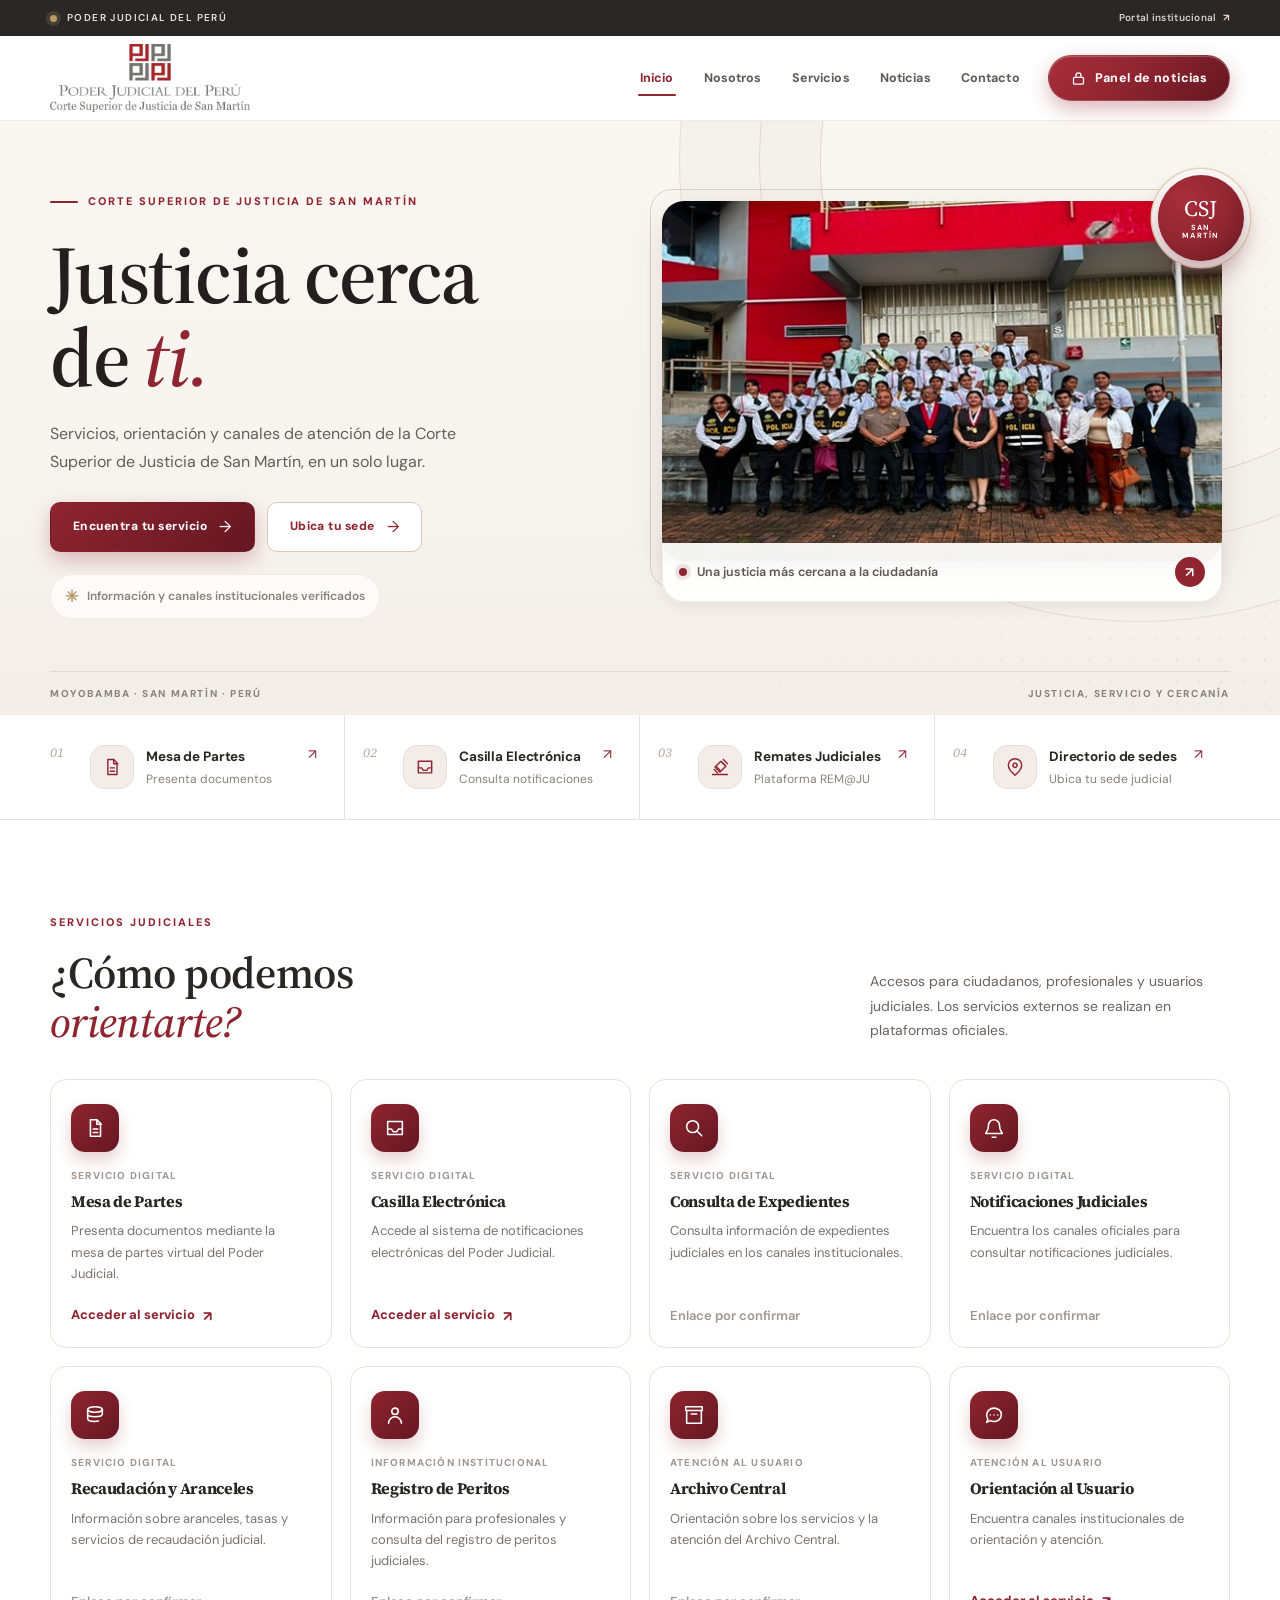
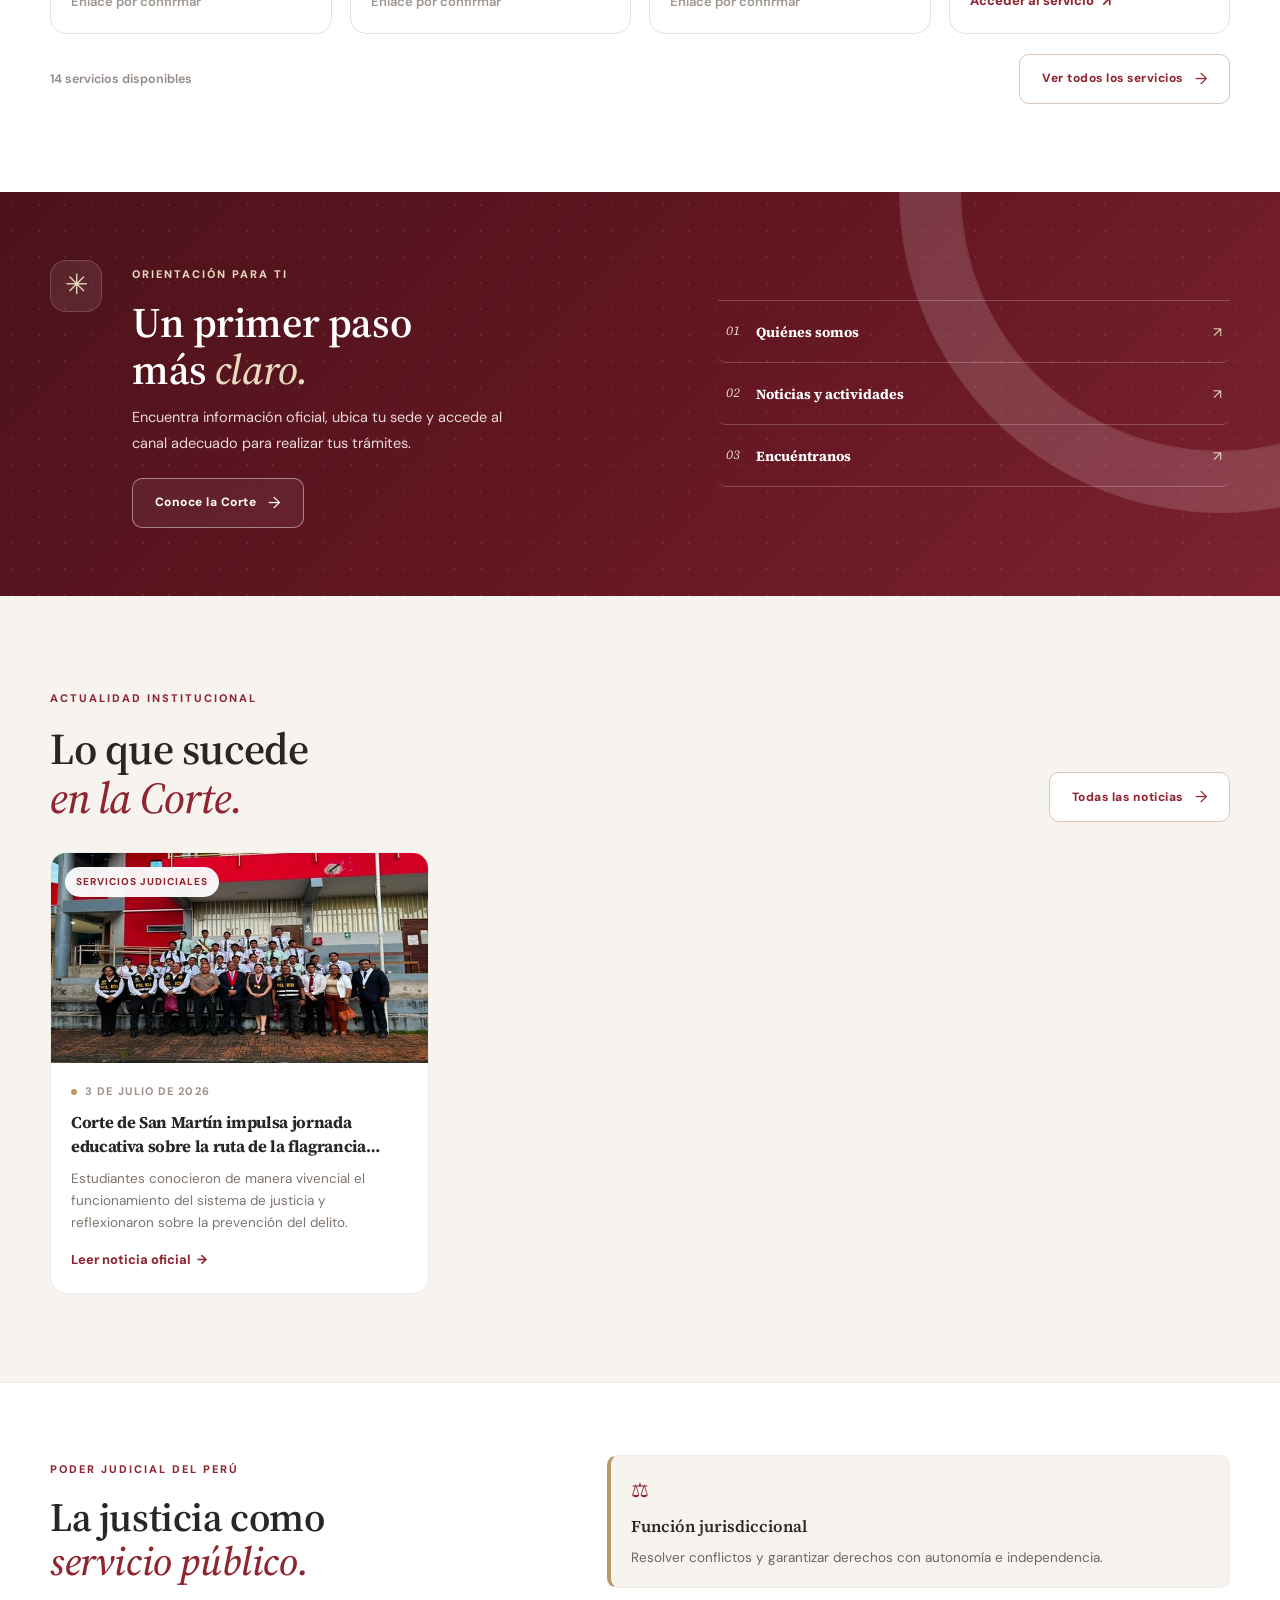
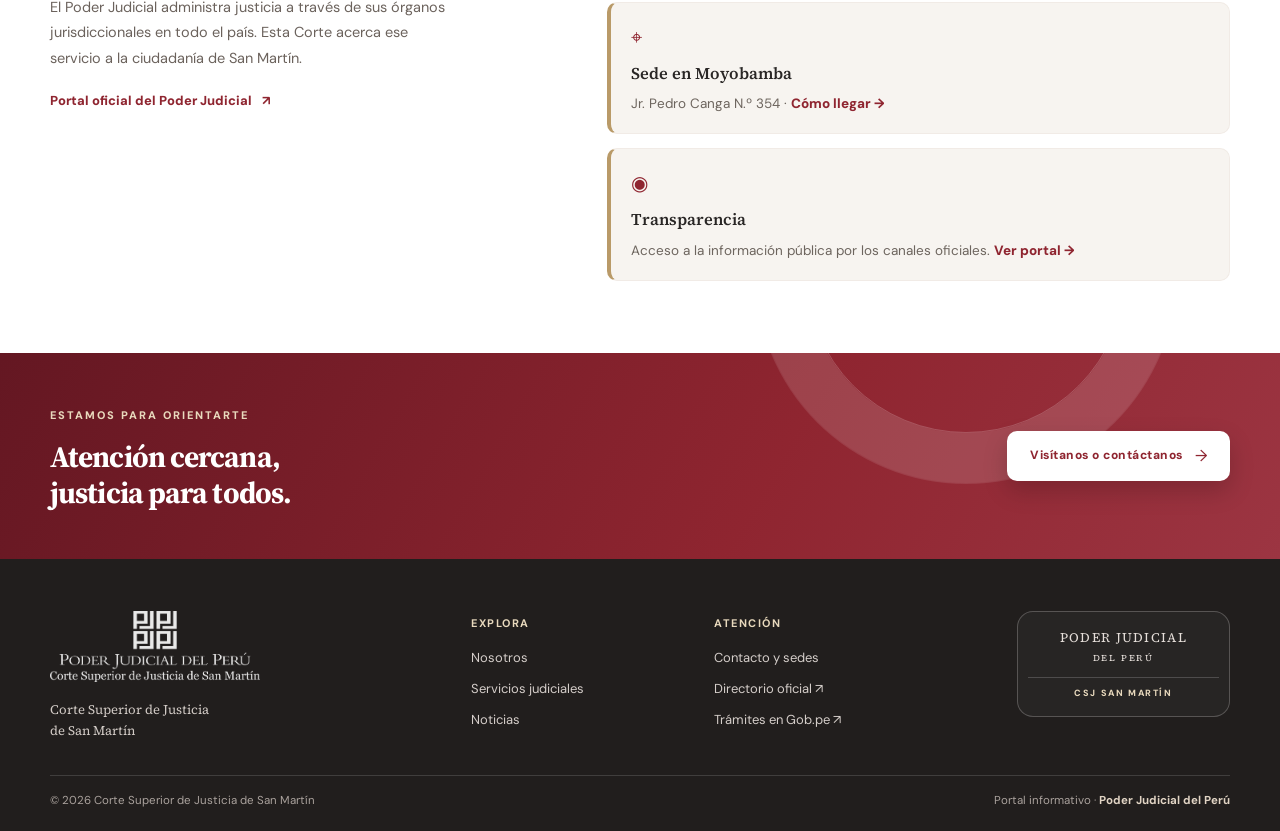
<file: public/index.html>
<!doctype html>
<html lang="es">
<head>
<meta charset="utf-8">
<meta name="viewport" content="width=device-width,initial-scale=1">
<meta name="theme-color" content="#641722">
<meta name="description" content="Portal de Servicios Judiciales de la Corte Superior de Justicia de San Martín: mesa de partes, casilla electrónica, sedes, orientación y noticias institucionales.">
<meta property="og:type" content="website">
<meta property="og:locale" content="es_PE">
<meta property="og:title" content="Servicios Judiciales | CSJ San Martín">
<meta property="og:description" content="Encuentra servicios, sedes y canales de atención de la Corte Superior de Justicia de San Martín.">
<meta property="og:image" content="assets/noticia-oficial-2026.jpg">
<meta name="twitter:card" content="summary_large_image">
<link rel="icon" href="favicon.svg" type="image/svg+xml">
<title>Servicios Judiciales | CSJ San Martín</title>
<link rel="preconnect" href="https://fonts.googleapis.com">
<link rel="preconnect" href="https://fonts.gstatic.com" crossorigin>
<link href="https://fonts.googleapis.com/css2?family=DM+Sans:wght@400;500;600;700&family=Manrope:wght@500;600;700;800&family=Source+Serif+4:ital,opsz,wght@0,8..60,500;0,8..60,600;0,8..60,700;1,8..60,500;1,8..60,600&display=swap" rel="stylesheet">
<link rel="stylesheet" href="styles.css">
<script src="app.js" defer></script>
<script type="application/ld+json">
{"@context":"https://schema.org","@type":"GovernmentOrganization","name":"Corte Superior de Justicia de San Martín","parentOrganization":{"@type":"GovernmentOrganization","name":"Poder Judicial del Perú"},"address":{"@type":"PostalAddress","streetAddress":"Jr. Pedro Canga N.º 354","addressLocality":"Moyobamba","addressRegion":"San Martín","addressCountry":"PE"},"url":"https://www.gob.pe/csjsanmartin"}
</script>
</head>
<body>
<a class="skip-link" href="#contenido">Saltar al contenido</a>
<div class="topline"><div class="topbar"><span><i aria-hidden="true"></i> PODER JUDICIAL DEL PERÚ</span><a href="https://www.gob.pe/csjsanmartin" target="_blank" rel="noopener">Portal institucional <b aria-hidden="true">↗</b></a></div></div>
<header class="header" id="site-header">
  <div class="wrap header-inner">
    <a class="brand" href="index.html" aria-label="Inicio · CSJ San Martín"><img src="assets/logo-poder-judicial.png" alt="Poder Judicial del Perú, Corte Superior de Justicia de San Martín" width="250" height="68" fetchpriority="high"></a>
    <button class="menu-toggle" aria-label="Abrir menú" aria-expanded="false" aria-controls="main-nav">☰</button>
    <nav class="nav" id="main-nav" aria-label="Principal">
      <a class="selected" href="index.html" aria-current="page">Inicio</a>
      <a href="nosotros.html">Nosotros</a>
      <a href="servicios.html">Servicios</a>
      <a href="noticias.html">Noticias</a>
      <a href="contacto.html">Contacto</a>
      <a class="nav-cta" href="admin.html"><svg viewBox="0 0 24 24" aria-hidden="true" fill="none" stroke="currentColor" stroke-width="2" stroke-linecap="round" stroke-linejoin="round"><rect x="4" y="10" width="16" height="11" rx="2"/><path d="M8 10V7a4 4 0 0 1 8 0v3"/></svg><span>Panel de noticias</span></a>
    </nav>
  </div>
</header>
<main id="contenido">
<section class="home-hero" aria-labelledby="hero-title">
  <div class="hero-pattern" aria-hidden="true"></div>
  <div class="wrap home-hero-grid">
    <div class="home-hero-copy">
      <div class="overline"><span class="overline-rule" aria-hidden="true"></span> CORTE SUPERIOR DE JUSTICIA DE SAN MARTÍN</div>
      <h1 id="hero-title">Justicia cerca<br>de <em>ti.</em></h1>
      <p class="hero-desc">Servicios, orientación y canales de atención de la Corte Superior de Justicia de San Martín, en un solo lugar.</p>
      <div class="hero-actions">
        <a class="button button-light-red" href="servicios.html">Encuentra tu servicio <span aria-hidden="true">→</span></a>
        <a class="button button-outline-dark" href="contacto.html">Ubica tu sede <span aria-hidden="true">→</span></a>
      </div>
      <div class="hero-proof"><span class="seal-mini" aria-hidden="true">✳</span> Información y canales institucionales verificados</div>
    </div>
    <div class="hero-image-wrap">
      <img src="assets/noticia-oficial-2026.jpg" alt="Jornada educativa organizada por la Corte Superior de Justicia de San Martín" width="560" height="360" fetchpriority="high">
      <div class="hero-caption"><span class="caption-dot" aria-hidden="true"></span><span>Una justicia más cercana a la ciudadanía</span><a href="https://www.gob.pe/institucion/csjsanmartin/noticias/1415894-corte-de-san-martin-impulsa-jornada-educativa-sobre-la-ruta-de-la-flagrancia-delictiva-para-prevenir-el-delito-en-adolescentes" target="_blank" rel="noopener" aria-label="Ver noticia oficial en Gob.pe">↗</a></div>
      <div class="hero-stamp" aria-hidden="true"><span>CSJ</span><small>SAN<br>MARTÍN</small></div>
    </div>
  </div>
  <div class="wrap hero-bottom"><span>MOYOBAMBA · SAN MARTÍN · PERÚ</span><span>JUSTICIA, SERVICIO Y CERCANÍA</span></div>
</section>

<section class="quick-strip" aria-label="Accesos rápidos">
  <div class="wrap quick-grid">
    <a href="https://sgd.pj.gob.pe/mpea/inicio" target="_blank" rel="noopener"><span class="quick-no" aria-hidden="true">01</span><span class="quick-icon" aria-hidden="true"><svg viewBox="0 0 24 24" width="20" height="20" fill="none" stroke="currentColor" stroke-width="1.7" stroke-linecap="round" stroke-linejoin="round"><path d="M7 3h7l4 4v14H7z"/><path d="M14 3v5h5M10 13h5M10 17h5"/></svg></span><span><b>Mesa de Partes</b><small>Presenta documentos</small></span><span class="quick-arrow" aria-hidden="true">↗</span></a>
    <a href="https://casillas.pj.gob.pe/sinoe/login.xhtml" target="_blank" rel="noopener"><span class="quick-no" aria-hidden="true">02</span><span class="quick-icon" aria-hidden="true"><svg viewBox="0 0 24 24" width="20" height="20" fill="none" stroke="currentColor" stroke-width="1.7" stroke-linecap="round" stroke-linejoin="round"><path d="M4 5h16v14H4z"/><path d="M4 13h4l2 3h4l2-3h4"/></svg></span><span><b>Casilla Electrónica</b><small>Consulta notificaciones</small></span><span class="quick-arrow" aria-hidden="true">↗</span></a>
    <a href="https://remaju.pj.gob.pe" target="_blank" rel="noopener"><span class="quick-no" aria-hidden="true">03</span><span class="quick-icon" aria-hidden="true"><svg viewBox="0 0 24 24" width="20" height="20" fill="none" stroke="currentColor" stroke-width="1.7" stroke-linecap="round" stroke-linejoin="round"><path d="m14 6 4 4M8 12l4 4M5 15l4 4M16 3l5 5M3 21h18"/><path d="m6 12 7-7 6 6-7 7z"/></svg></span><span><b>Remates Judiciales</b><small>Plataforma REM@JU</small></span><span class="quick-arrow" aria-hidden="true">↗</span></a>
    <a href="https://www.gob.pe/institucion/csjsanmartin/sedes" target="_blank" rel="noopener"><span class="quick-no" aria-hidden="true">04</span><span class="quick-icon" aria-hidden="true"><svg viewBox="0 0 24 24" width="20" height="20" fill="none" stroke="currentColor" stroke-width="1.7" stroke-linecap="round" stroke-linejoin="round"><path d="M20 10c0 5-8 12-8 12S4 15 4 10a8 8 0 1 1 16 0Z"/><circle cx="12" cy="10" r="2.5"/></svg></span><span><b>Directorio de sedes</b><small>Ubica tu sede judicial</small></span><span class="quick-arrow" aria-hidden="true">↗</span></a>
  </div>
</section>

<section class="section services-section reveal" id="servicios-preview" aria-labelledby="servicios-title">
  <div class="wrap">
    <div class="section-head">
      <div><span class="eyebrow">SERVICIOS JUDICIALES</span><h2 id="servicios-title">¿Cómo podemos<br><em>orientarte?</em></h2></div>
      <p>Accesos para ciudadanos, profesionales y usuarios judiciales. Los servicios externos se realizan en plataformas oficiales.</p>
    </div>
    <div class="service-grid preview-grid" id="service-preview" aria-live="polite"></div>
    <div class="section-end"><span id="preview-count"></span><a class="button button-outline-dark" href="servicios.html">Ver todos los servicios <span aria-hidden="true">→</span></a></div>
  </div>
</section>

<section class="feature-band reveal" aria-labelledby="orientacion-title">
  <div class="wrap feature-grid">
    <div class="feature-icon" aria-hidden="true">✳</div>
    <div><span class="eyebrow light-eyebrow">ORIENTACIÓN PARA TI</span><h2 id="orientacion-title">Un primer paso<br>más <em>claro.</em></h2><p>Encuentra información oficial, ubica tu sede y accede al canal adecuado para realizar tus trámites.</p><a class="button button-outline" href="nosotros.html">Conoce la Corte <span aria-hidden="true">→</span></a></div>
    <div class="feature-list">
      <a href="nosotros.html"><span aria-hidden="true">01</span><b>Quiénes somos</b><i aria-hidden="true">↗</i></a>
      <a href="noticias.html"><span aria-hidden="true">02</span><b>Noticias y actividades</b><i aria-hidden="true">↗</i></a>
      <a href="contacto.html"><span aria-hidden="true">03</span><b>Encuéntranos</b><i aria-hidden="true">↗</i></a>
    </div>
  </div>
</section>

<section class="section news-section reveal" aria-labelledby="noticias-title">
  <div class="wrap">
    <div class="section-head news-head">
      <div><span class="eyebrow">ACTUALIDAD INSTITUCIONAL</span><h2 id="noticias-title">Lo que sucede<br><em>en la Corte.</em></h2></div>
      <a class="button button-outline-dark" href="noticias.html">Todas las noticias <span aria-hidden="true">→</span></a>
    </div>
    <div class="news-grid" id="home-news" aria-live="polite">
      <article class="news-card is-loading" aria-hidden="true"><div class="news-card-media skeleton"></div><div class="news-card-body"><span class="skeleton" style="width:40%;height:12px"></span><span class="skeleton" style="width:90%;height:18px;margin-top:10px"></span><span class="skeleton" style="width:75%;height:14px;margin-top:8px"></span></div></article>
      <article class="news-card is-loading" aria-hidden="true"><div class="news-card-media skeleton"></div><div class="news-card-body"><span class="skeleton" style="width:40%;height:12px"></span><span class="skeleton" style="width:85%;height:18px;margin-top:10px"></span><span class="skeleton" style="width:70%;height:14px;margin-top:8px"></span></div></article>
      <article class="news-card is-loading" aria-hidden="true"><div class="news-card-media skeleton"></div><div class="news-card-body"><span class="skeleton" style="width:40%;height:12px"></span><span class="skeleton" style="width:88%;height:18px;margin-top:10px"></span><span class="skeleton" style="width:72%;height:14px;margin-top:8px"></span></div></article>
    </div>
  </div>
</section>

<section class="pj-band reveal" aria-labelledby="pj-title">
  <div class="wrap pj-grid">
    <div><span class="eyebrow">PODER JUDICIAL DEL PERÚ</span><h2 id="pj-title">La justicia como<br><em>servicio público.</em></h2><p>El Poder Judicial administra justicia a través de sus órganos jurisdiccionales en todo el país. Esta Corte acerca ese servicio a la ciudadanía de San Martín.</p><a class="text-link" href="https://www.pj.gob.pe/" target="_blank" rel="noopener">Portal oficial del Poder Judicial <b aria-hidden="true">↗</b></a></div>
    <div class="pj-cards">
      <article><span aria-hidden="true">⚖</span><b>Función jurisdiccional</b><p>Resolver conflictos y garantizar derechos con autonomía e independencia.</p></article>
      <article><span aria-hidden="true">⌖</span><b>Sede en Moyobamba</b><p>Jr. Pedro Canga N.º 354 · <a href="contacto.html">Cómo llegar →</a></p></article>
      <article><span aria-hidden="true">◉</span><b>Transparencia</b><p>Acceso a la información pública por los canales oficiales. <a href="https://www.transparencia.gob.pe/enlaces/pte_transparencia_enlaces.aspx?id_entidad=10231" target="_blank" rel="noopener">Ver portal →</a></p></article>
    </div>
  </div>
</section>

<section class="contact-banner reveal" aria-labelledby="contacto-title">
  <div class="wrap contact-banner-inner">
    <div><span class="eyebrow light-eyebrow">ESTAMOS PARA ORIENTARTE</span><h2 id="contacto-title">Atención cercana,<br>justicia para todos.</h2></div>
    <a class="button button-white" href="contacto.html">Visítanos o contáctanos <span aria-hidden="true">→</span></a>
  </div>
</section>
</main>
<footer class="footer">
  <div class="wrap footer-main">
    <div class="footer-brand"><img src="assets/logo-poder-judicial.png" alt="Poder Judicial del Perú" width="210" height="57" loading="lazy"><p>Corte Superior de Justicia<br>de San Martín</p></div>
    <div class="footer-column"><b>Explora</b><a href="nosotros.html">Nosotros</a><a href="servicios.html">Servicios judiciales</a><a href="noticias.html">Noticias</a></div>
    <div class="footer-column"><b>Atención</b><a href="contacto.html">Contacto y sedes</a><a href="https://www.gob.pe/institucion/csjsanmartin/sedes" target="_blank" rel="noopener">Directorio oficial ↗</a><a href="https://www.gob.pe/institucion/csjsanmartin/tramites-y-servicios" target="_blank" rel="noopener">Trámites en Gob.pe ↗</a></div>
    <div class="footer-seal">PODER JUDICIAL<br><small>DEL PERÚ</small><span>CSJ SAN MARTÍN</span></div>
  </div>
  <div class="wrap footer-bottom"><span>© <span id="year">2026</span> Corte Superior de Justicia de San Martín</span><span>Portal informativo · <a href="https://www.gob.pe/csjsanmartin" target="_blank" rel="noopener">Poder Judicial del Perú</a></span></div>
</footer>
</body>
</html>
</file>
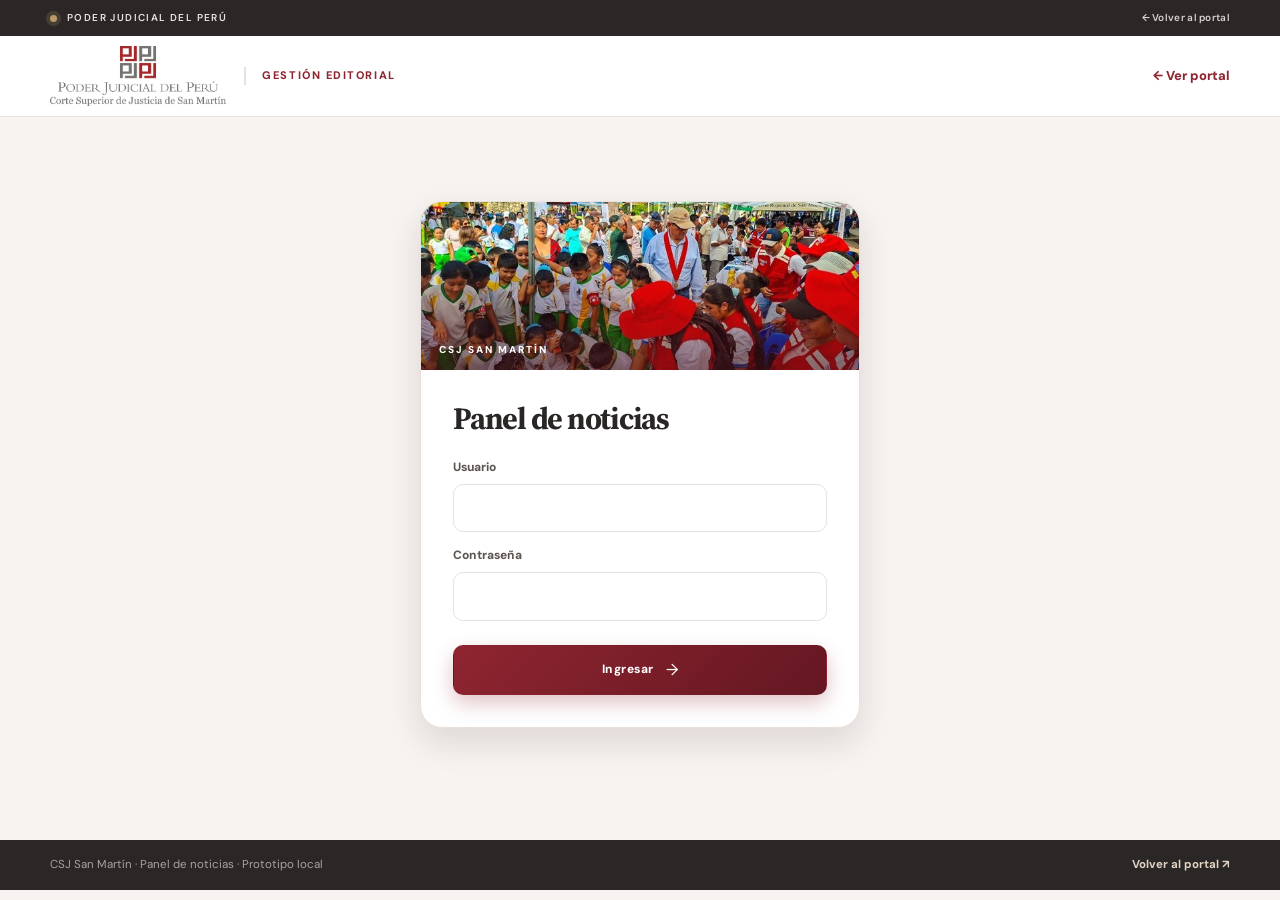
<file: public/admin.html>
<!doctype html>
<html lang="es">
<head>
  <meta charset="utf-8"><meta name="viewport" content="width=device-width,initial-scale=1">
  <meta name="theme-color" content="#641722"><meta name="description" content="Panel de gestión de noticias de la CSJ San Martín. Acceso restringido."><link rel="icon" href="favicon.svg" type="image/svg+xml"><title>Panel de noticias | CSJ San Martín</title>
  <link rel="preconnect" href="https://fonts.googleapis.com"><link href="https://fonts.googleapis.com/css2?family=DM+Sans:wght@400;500;600;700&family=Manrope:wght@400;500;600;700;800&family=Source+Serif+4:ital,opsz,wght@0,8..60,500;0,8..60,600;0,8..60,700;1,8..60,500&display=swap" rel="stylesheet">
  <link rel="stylesheet" href="styles.css?v=20261009"><script src="admin.js?v=20261009" defer></script>
</head>
<body class="admin-body">
  <div class="topline"><div class="wrap topbar"><span><i></i> PODER JUDICIAL DEL PERÚ</span><a href="index.html">← Volver al portal</a></div></div>
  <header class="admin-header"><div class="wrap admin-header-inner"><a class="brand" href="index.html"><img src="assets/logo-poder-judicial.png" alt="Poder Judicial del Perú"></a><span>GESTIÓN EDITORIAL</span><a href="index.html" class="admin-back">← Ver portal</a></div></header>
  <main class="admin-main"><div class="wrap admin-wrap">
    <div id="auth-view" class="auth-card">
      <div class="auth-photo"><img src="assets/institucional-2.jpg" alt="Jornada Conecta San Martín de la Corte Superior de Justicia de San Martín" fetchpriority="high"><span>CSJ SAN MARTÍN</span></div>
      <h1 id="auth-title">Panel de noticias</h1>
      <form id="auth-form">
        <label id="username-label">Usuario<input id="username" autocomplete="username" required></label>
        <label id="password-label">Contraseña<input id="password" type="password" autocomplete="current-password" required></label>
        <button class="button button-red" type="submit" id="auth-submit">Ingresar <span>→</span></button>
        <p class="auth-error" id="auth-error" role="alert" hidden></p>
      </form>
    </div>
    <section id="dashboard" hidden>
      <div class="dashboard-title"><div><span class="eyebrow">ADMINISTRACIÓN EDITORIAL</span><h1>Panel <em>de gestión.</em></h1></div><div class="dashboard-user"><span id="signed-user"></span><button class="button button-outline-dark" id="logout-button">Cerrar sesión</button></div></div>
      <div class="admin-notice"><span>i</span><p><b>Guardado en la base de datos:</b> las publicaciones y cuentas se guardan en MySQL y se ven en el portal para todos los visitantes.</p></div>
      <details class="account-card"><summary>Mi cuenta · cambiar contraseña</summary>
        <div class="account-form">
          <label>Clave actual<input id="acc-current" type="password" autocomplete="current-password"></label>
          <label>Nueva clave (mín. 10 caracteres)<input id="acc-new" type="password" autocomplete="new-password"></label>
          <div><button class="button button-red" id="acc-save" type="button">Guardar nueva clave</button></div>
          <p class="form-error" id="acc-error" role="alert" hidden></p>
          <p class="form-ok" id="acc-ok" role="status" hidden>Contraseña actualizada.</p>
        </div>
      </details>
      <div class="admin-tabs" role="tablist" aria-label="Secciones del panel"><button type="button" class="admin-tab active" id="tab-news" role="tab" aria-selected="true">Noticias</button><button type="button" class="admin-tab" id="tab-users" role="tab" aria-selected="false" hidden>Usuarios</button></div>
      <div id="news-panel" class="admin-layout" role="tabpanel" aria-labelledby="tab-news">
        <form id="news-form" class="editor-card"><input type="hidden" id="edit-id"><div class="editor-heading"><div><span class="eyebrow">EDITOR DE CONTENIDO</span><h2 id="form-title">Nueva noticia</h2></div><button type="reset" class="reset-editor" id="clear-form">Limpiar</button></div>
          <label>Título de la noticia<input id="news-title" maxlength="110" required placeholder="Escribe un título claro"></label>
          <label>Resumen<textarea id="news-summary" rows="3" maxlength="240" required placeholder="Una breve introducción"></textarea></label>
          <label>Contenido<textarea id="news-body" rows="7" required placeholder="Desarrolla la información de la noticia"></textarea></label>
          <div class="form-row"><label>Fecha<input id="news-date" type="date" required></label><label>Categoría<select id="news-category"><option>Institucional</option><option>Servicios judiciales</option><option>Atención al usuario</option><option>Actividades</option></select></label></div>
          <label>Fotografías<input id="news-image" type="file" accept="image/jpeg,image/png,image/webp" multiple><small>Puedes agregar varias fotos, verticales u horizontales. Cada una se comprime al cargar.</small></label>
          <div id="image-preview" class="image-preview" hidden><div id="photo-list" class="photo-list" aria-live="polite"></div><div id="image-optimization-info" class="image-optimization-info" aria-live="polite"></div><button type="button" id="remove-all-photos">Quitar todas las fotos</button></div>
          <label>Video de YouTube (opcional)<input id="news-video" maxlength="200" placeholder="Pega el enlace del video…"><small>Solo enlaces de YouTube. Si lo dejas vacío, la noticia se muestra sin video.</small></label>
          <label class="check-label"><input id="news-featured" type="checkbox"> Destacar en la portada</label>
          <div class="editor-actions"><button class="button button-red" type="submit">Publicar noticia <span>→</span></button><span>La noticia aparecerá en Inicio y Noticias.</span></div><p class="form-error" id="form-error" role="alert" hidden></p>
        </form>
        <aside class="manage-card"><div class="manage-heading"><div><span class="eyebrow">CONTENIDO</span><h2>Publicadas <span id="published-count">0</span></h2></div></div><p class="manage-hint">Edita o elimina noticias creadas desde este navegador.</p><div id="managed-news" class="managed-news"></div></aside>
      </div>
      <div id="users-panel" class="admin-layout" role="tabpanel" aria-labelledby="tab-users" hidden>
        <form id="user-form" class="editor-card"><input type="hidden" id="user-edit-id"><div class="editor-heading"><div><span class="eyebrow">ACCESO DEL EQUIPO</span><h2 id="user-form-title">Crear usuario</h2></div><button type="reset" class="reset-editor" id="clear-user-form">Limpiar</button></div>
          <label>Nombre del encargado<input id="user-name" maxlength="80" required placeholder="Nombre y apellido"></label>
          <label>Usuario de acceso<input id="new-username" maxlength="40" autocomplete="off" required placeholder="Ej. editor.contenidos"></label>
          <label>Contraseña inicial<input id="new-user-password" type="password" autocomplete="new-password" minlength="10" required placeholder="Al menos 10 caracteres"><small>Comunícale la clave al encargado por un canal privado. Podrá usarla para iniciar sesión.</small></label>
          <label>Rol<select id="user-role"><option value="editor">Editor de contenidos</option><option value="admin">Administrador</option></select></label>
          <button class="button button-red" type="submit" id="save-user-button">Crear usuario <span>→</span></button><p class="form-error" id="user-error" role="alert" hidden></p>
        </form>
        <aside class="manage-card"><div class="manage-heading"><div><span class="eyebrow">CUENTAS LOCALES</span><h2>Usuarios <span id="user-count">0</span></h2></div></div><p class="manage-hint">Activa o desactiva el acceso del equipo. El administrador principal no se puede eliminar desde esta lista.</p><div id="users-list" class="managed-news"></div></aside>
      </div>
    </section>
  </div></main>
  <footer class="admin-footer"><div class="wrap"><span>CSJ San Martín · Panel de noticias · Prototipo local</span><a href="index.html">Volver al portal ↗</a></div></footer>
</body></html>
</file>
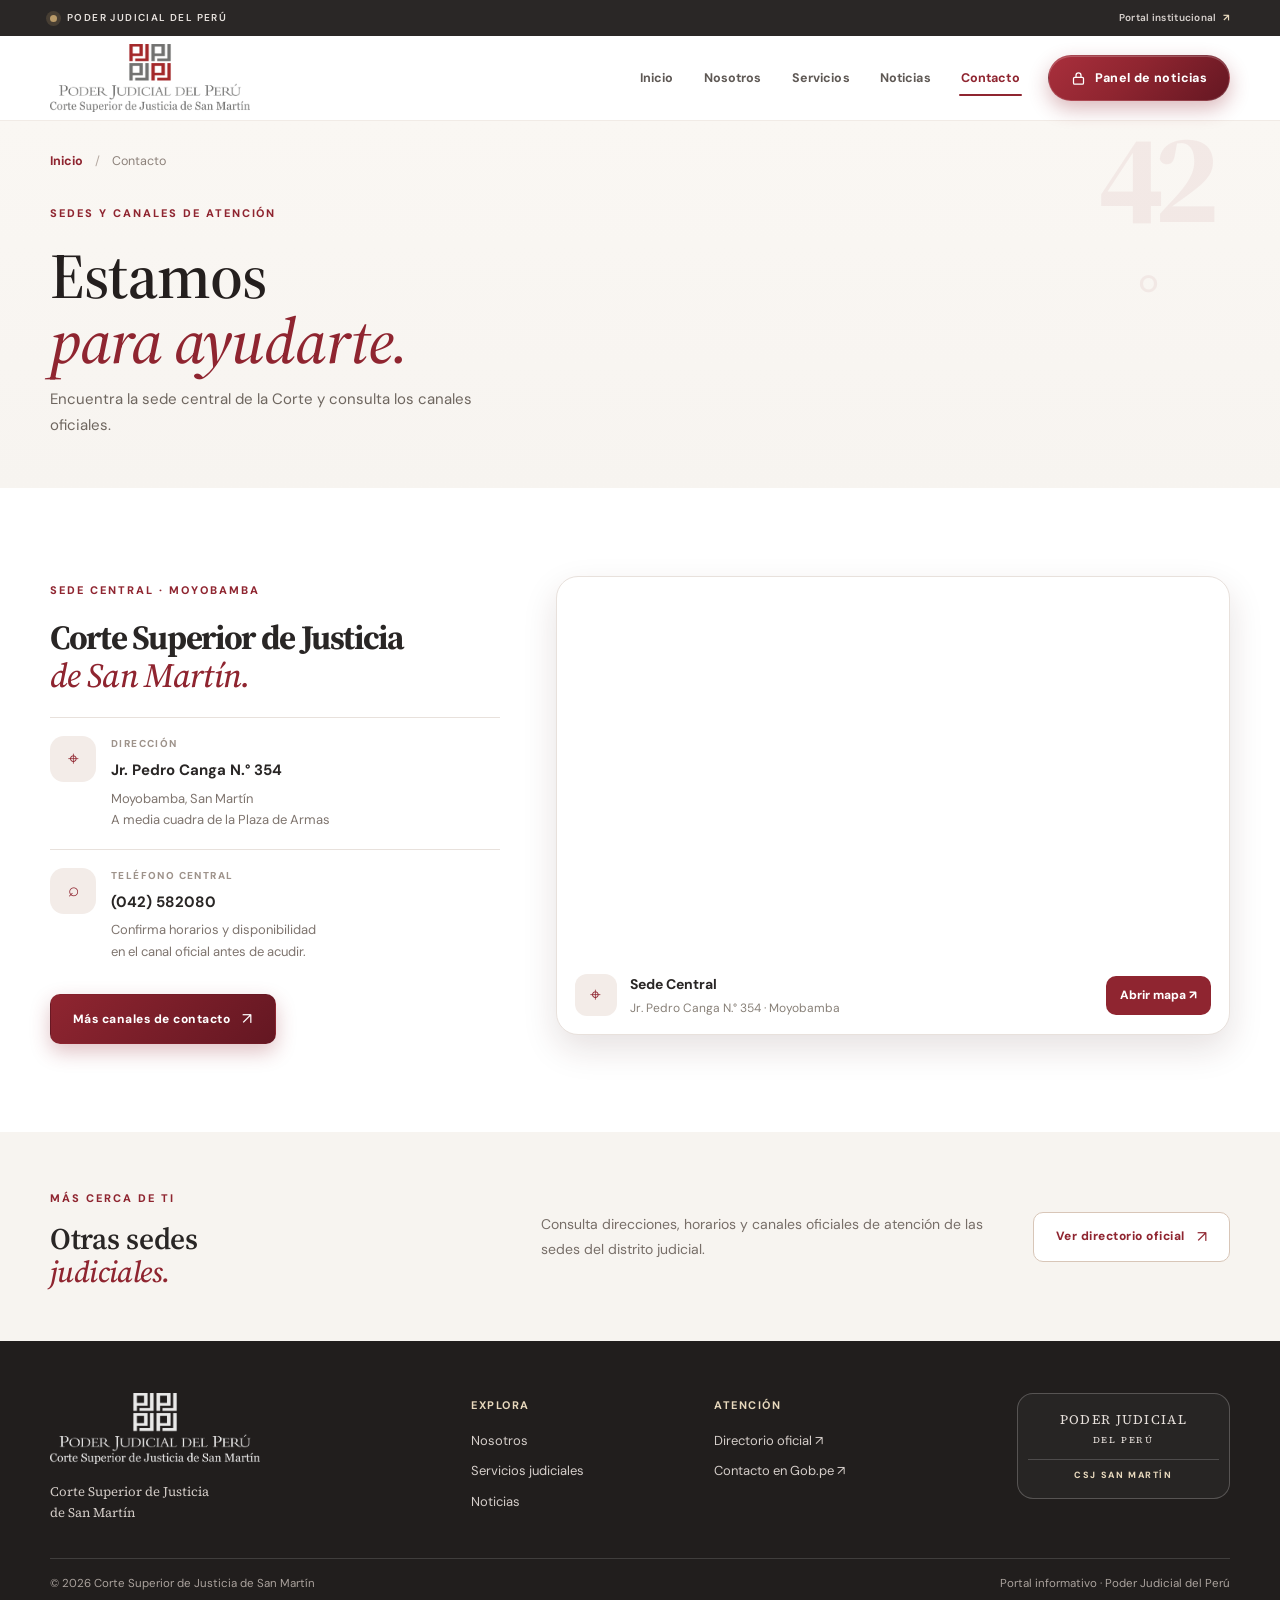
<file: public/contacto.html>
<!doctype html><html lang="es"><head><meta charset="utf-8"><meta name="viewport" content="width=device-width,initial-scale=1"><meta name="theme-color" content="#641722"><meta name="description" content="Sede central, teléfono, mapa y directorio oficial de sedes de la Corte Superior de Justicia de San Martín."><link rel="icon" href="favicon.svg" type="image/svg+xml"><title>Contacto | CSJ San Martín</title><link rel="preconnect" href="https://fonts.googleapis.com"><link href="https://fonts.googleapis.com/css2?family=DM+Sans:wght@400;500;600;700&family=Manrope:wght@400;500;600;700;800&family=Source+Serif+4:ital,opsz,wght@0,8..60,500;0,8..60,600;0,8..60,700;1,8..60,500;1,8..60,600&display=swap" rel="stylesheet"><link rel="stylesheet" href="styles.css"></head><body><a class="skip-link" href="#contenido">Saltar al contenido</a><div class="topline"><div class="wrap topbar"><span><i></i> PODER JUDICIAL DEL PERÚ</span><a href="https://www.gob.pe/csjsanmartin" target="_blank" rel="noopener">Portal institucional <b>↗</b></a></div></div><header class="header"><div class="wrap header-inner"><a class="brand" href="index.html"><img src="assets/logo-poder-judicial.png" alt="Poder Judicial del Perú, Corte Superior de Justicia de San Martín" width="250" height="68" loading="lazy"></a><button class="menu-toggle" aria-label="Abrir menú" aria-expanded="false" aria-controls="main-nav">☰</button><nav class="nav" id="main-nav" aria-label="Principal"><a href="index.html">Inicio</a><a href="nosotros.html">Nosotros</a><a href="servicios.html">Servicios</a><a href="noticias.html">Noticias</a><a class="selected" href="contacto.html">Contacto</a><a class="nav-cta" href="admin.html"><svg viewBox="0 0 24 24" aria-hidden="true" fill="none" stroke="currentColor" stroke-width="2" stroke-linecap="round" stroke-linejoin="round"><rect x="4" y="10" width="16" height="11" rx="2"/><path d="M8 10V7a4 4 0 0 1 8 0v3"/></svg><span>Panel de noticias</span></a></nav></div></header><main id="contenido"><section class="page-hero contact-page-hero"><div class="wrap"><div class="breadcrumbs"><a href="index.html">Inicio</a><span>/</span> Contacto</div><span class="eyebrow">SEDES Y CANALES DE ATENCIÓN</span><h1>Estamos<br><em>para ayudarte.</em></h1><p>Encuentra la sede central de la Corte y consulta los canales oficiales.</p></div><div class="page-hero-art contact-art" aria-hidden="true">42<br><small>°</small></div></section><section class="section contact-section"><div class="wrap contact-layout"><div class="contact-info"><span class="eyebrow">SEDE CENTRAL · MOYOBAMBA</span><h2>Corte Superior de Justicia<br><em>de San Martín.</em></h2><div class="contact-row"><span class="contact-icon">⌖</span><div><small>DIRECCIÓN</small><b>Jr. Pedro Canga N.° 354</b><p>Moyobamba, San Martín<br>A media cuadra de la Plaza de Armas</p></div></div><div class="contact-row"><span class="contact-icon">⌕</span><div><small>TELÉFONO CENTRAL</small><a href="tel:+5142582080"><b>(042) 582080</b></a><p>Confirma horarios y disponibilidad<br>en el canal oficial antes de acudir.</p></div></div><a class="button button-red" href="https://www.gob.pe/institucion/csjsanmartin/contacto-y-numeros-de-emergencias" target="_blank" rel="noopener">Más canales de contacto <span>↗</span></a></div><div class="map-card"><iframe title="Mapa de la sede central de la Corte Superior de Justicia de San Martín en Moyobamba" src="https://maps.google.com/maps?q=Corte%20Superior%20de%20Justicia%20de%20San%20Martin%2C%20Jr.%20Pedro%20Canga%20354%2C%20Moyobamba&t=&amp;z=16&amp;ie=UTF8&amp;iwloc=&amp;output=embed" loading="lazy" referrerpolicy="no-referrer-when-downgrade"></iframe><div class="map-caption"><span class="map-pin">⌖</span><span><b>Sede Central</b><small>Jr. Pedro Canga N.° 354 · Moyobamba</small></span><a href="https://maps.google.com/?q=Corte+Superior+de+Justicia+de+San+Martin+Moyobamba" target="_blank" rel="noopener">Abrir mapa ↗</a></div></div></div></section><section class="other-branches"><div class="wrap other-branches-inner"><div><span class="eyebrow">MÁS CERCA DE TI</span><h2>Otras sedes<br><em>judiciales.</em></h2></div><p>Consulta direcciones, horarios y canales oficiales de atención de las sedes del distrito judicial.</p><a class="button button-outline-dark" href="https://www.gob.pe/institucion/csjsanmartin/sedes" target="_blank" rel="noopener">Ver directorio oficial <span>↗</span></a></div></section></main><footer class="footer"><div class="wrap footer-main"><div class="footer-brand"><img src="assets/logo-poder-judicial.png" alt="Poder Judicial del Perú" width="210" height="57" loading="lazy"><p>Corte Superior de Justicia<br>de San Martín</p></div><div class="footer-column"><b>Explora</b><a href="nosotros.html">Nosotros</a><a href="servicios.html">Servicios judiciales</a><a href="noticias.html">Noticias</a></div><div class="footer-column"><b>Atención</b><a href="https://www.gob.pe/institucion/csjsanmartin/sedes" target="_blank" rel="noopener">Directorio oficial ↗</a><a href="https://www.gob.pe/institucion/csjsanmartin/contacto-y-numeros-de-emergencias" target="_blank" rel="noopener">Contacto en Gob.pe ↗</a></div><div class="footer-seal">PODER JUDICIAL<br><small>DEL PERÚ</small><span>CSJ SAN MARTÍN</span></div></div><div class="wrap footer-bottom"><span>© <span id="year">2026</span> Corte Superior de Justicia de San Martín</span><span>Portal informativo · Poder Judicial del Perú</span></div></footer><script src="app.js" defer></script></body></html>
</file>
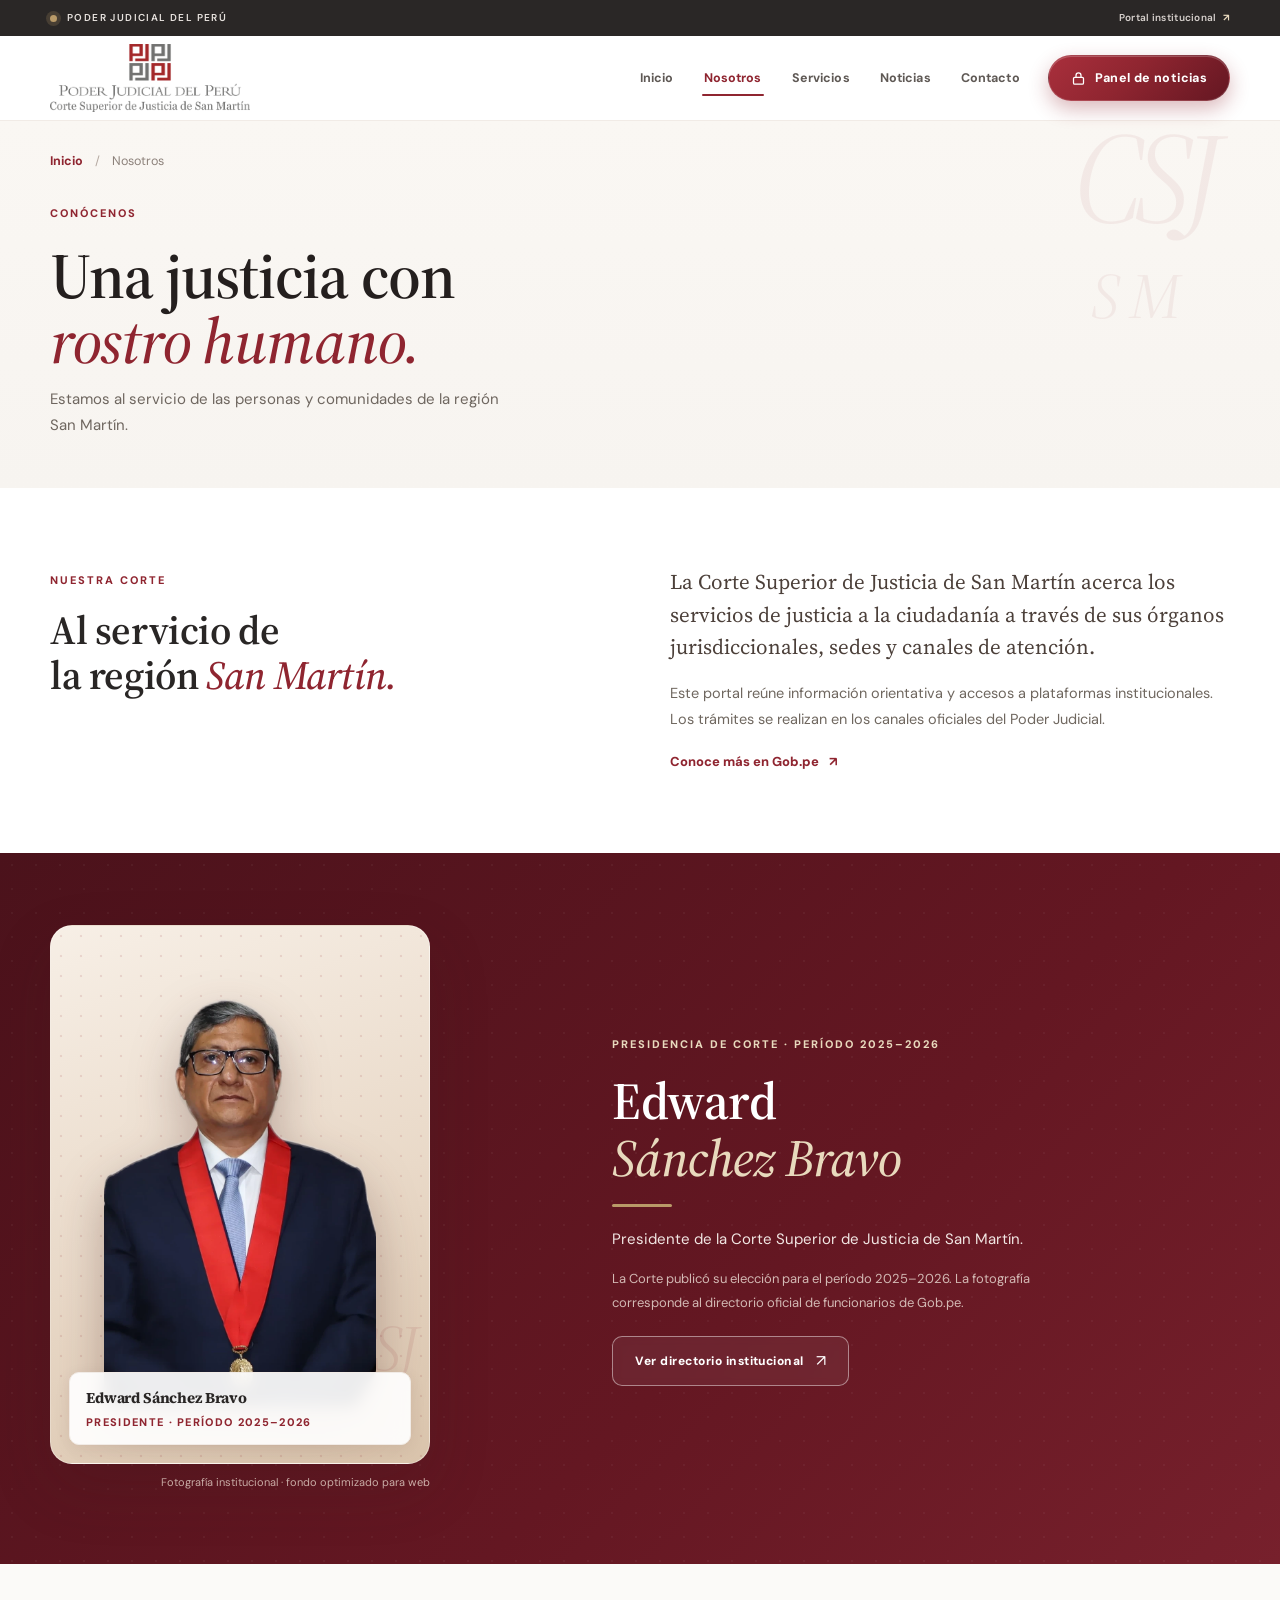
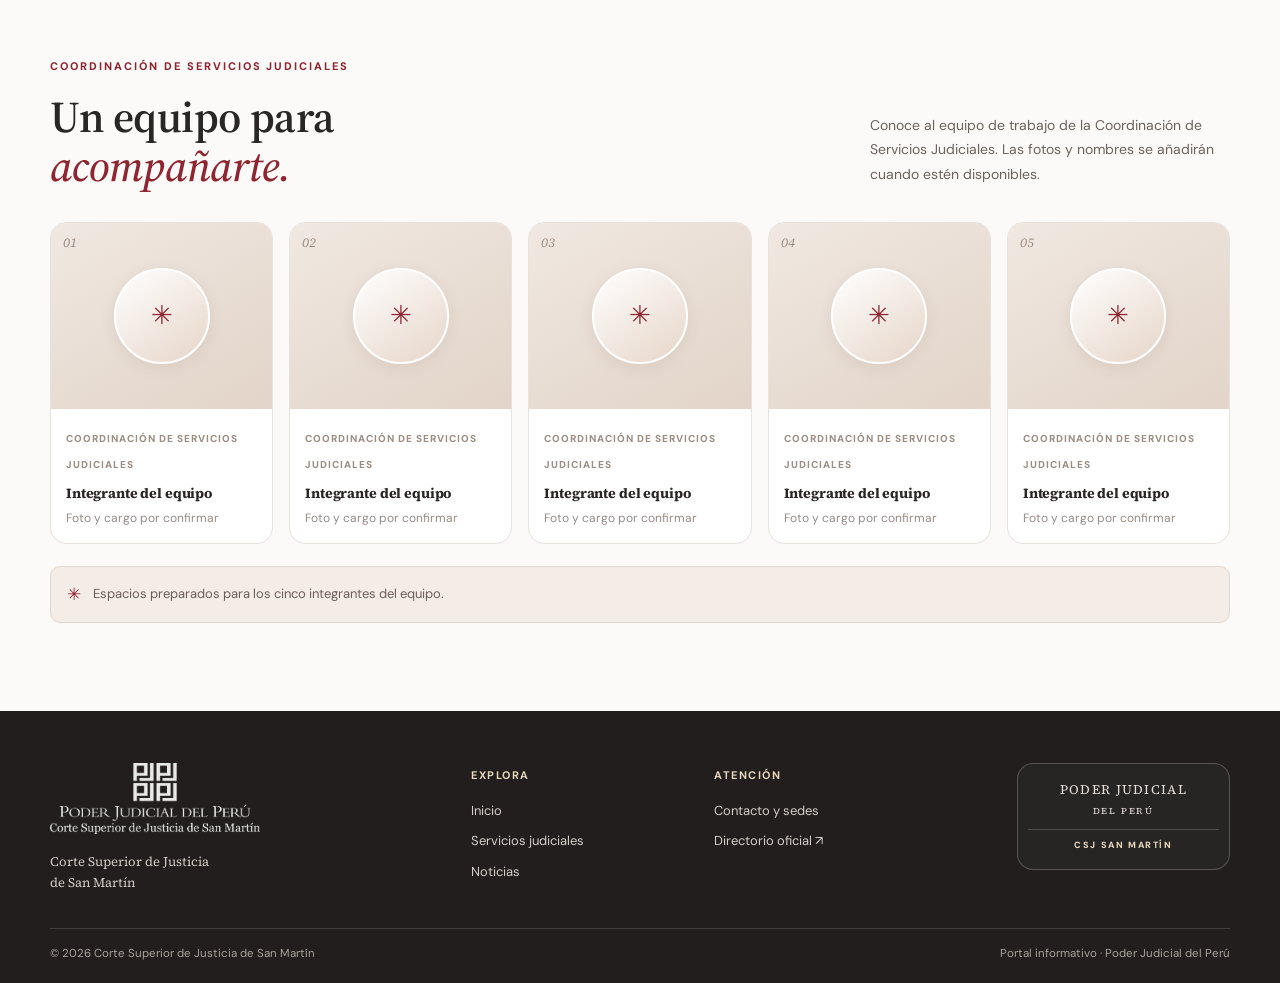
<file: public/nosotros.html>
<!doctype html><html lang="es"><head><meta charset="utf-8"><meta name="viewport" content="width=device-width,initial-scale=1"><meta name="theme-color" content="#641722"><meta name="description" content="Conoce la Corte Superior de Justicia de San Martín: presidencia, equipo de Servicios Judiciales y canales oficiales."><link rel="icon" href="favicon.svg" type="image/svg+xml"><title>Nosotros | CSJ San Martín</title><link rel="preconnect" href="https://fonts.googleapis.com"><link href="https://fonts.googleapis.com/css2?family=DM+Sans:wght@400;500;600;700&family=Manrope:wght@400;500;600;700;800&family=Source+Serif+4:ital,opsz,wght@0,8..60,500;0,8..60,600;0,8..60,700;1,8..60,500;1,8..60,600&display=swap" rel="stylesheet"><link rel="stylesheet" href="styles.css"></head><body><a class="skip-link" href="#contenido">Saltar al contenido</a><div class="topline"><div class="wrap topbar"><span><i></i> PODER JUDICIAL DEL PERÚ</span><a href="https://www.gob.pe/csjsanmartin" target="_blank" rel="noopener">Portal institucional <b>↗</b></a></div></div><header class="header"><div class="wrap header-inner"><a class="brand" href="index.html"><img src="assets/logo-poder-judicial.png" alt="Poder Judicial del Perú, Corte Superior de Justicia de San Martín" width="250" height="68" loading="lazy"></a><button class="menu-toggle" aria-label="Abrir menú" aria-expanded="false" aria-controls="main-nav">☰</button><nav class="nav" id="main-nav" aria-label="Principal"><a href="index.html">Inicio</a><a class="selected" href="nosotros.html">Nosotros</a><a href="servicios.html">Servicios</a><a href="noticias.html">Noticias</a><a href="contacto.html">Contacto</a><a class="nav-cta" href="admin.html"><svg viewBox="0 0 24 24" aria-hidden="true" fill="none" stroke="currentColor" stroke-width="2" stroke-linecap="round" stroke-linejoin="round"><rect x="4" y="10" width="16" height="11" rx="2"/><path d="M8 10V7a4 4 0 0 1 8 0v3"/></svg><span>Panel de noticias</span></a></nav></div></header><main id="contenido"><section class="page-hero"><div class="wrap"><div class="breadcrumbs"><a href="index.html">Inicio</a><span>/</span> Nosotros</div><span class="eyebrow">CONÓCENOS</span><h1>Una justicia con<br><em>rostro humano.</em></h1><p>Estamos al servicio de las personas y comunidades de la región San Martín.</p></div><div class="page-hero-art" aria-hidden="true">CSJ<br><small>SM</small></div></section><section class="section about-intro"><div class="wrap about-intro-grid"><div><span class="eyebrow">NUESTRA CORTE</span><h2>Al servicio de<br>la región <em>San Martín.</em></h2></div><div class="about-copy"><p class="large-copy">La Corte Superior de Justicia de San Martín acerca los servicios de justicia a la ciudadanía a través de sus órganos jurisdiccionales, sedes y canales de atención.</p><p>Este portal reúne información orientativa y accesos a plataformas institucionales. Los trámites se realizan en los canales oficiales del Poder Judicial.</p><a class="text-link" href="https://www.gob.pe/es/csjsanmartin" target="_blank" rel="noopener">Conoce más en Gob.pe <b>↗</b></a></div></div></section><section class="president-section"><div class="wrap president-grid"><div class="president-photo"><figure class="president-figure"><img src="assets/presidente-edward-sanchez.webp" alt="Edward Sánchez Bravo, presidente de la Corte Superior de Justicia de San Martín" loading="lazy" width="792" height="1400"><figcaption class="president-plate"><b>Edward Sánchez Bravo</b><small>PRESIDENTE · PERÍODO 2025–2026</small></figcaption></figure><small>Fotografía institucional · fondo optimizado para web</small></div><div class="president-copy"><span class="eyebrow light-eyebrow">PRESIDENCIA DE CORTE · PERÍODO 2025–2026</span><h2>Edward<br><em>Sánchez Bravo</em></h2><div class="president-rule"></div><p>Presidente de la Corte Superior de Justicia de San Martín.</p><p class="subtle-copy">La Corte publicó su elección para el período 2025–2026. La fotografía corresponde al directorio oficial de funcionarios de Gob.pe.</p><a class="button button-outline" href="https://www.gob.pe/institucion/csjsanmartin/funcionarios" target="_blank" rel="noopener">Ver directorio institucional <span>↗</span></a></div></div></section><section class="section team-section"><div class="wrap"><div class="section-head"><div><span class="eyebrow">COORDINACIÓN DE SERVICIOS JUDICIALES</span><h2>Un equipo para<br><em>acompañarte.</em></h2></div><p>Conoce al equipo de trabajo de la Coordinación de Servicios Judiciales. Las fotos y nombres se añadirán cuando estén disponibles.</p></div><div class="team-grid"><article class="team-card"><div class="team-photo"><span>01</span><div class="avatar-placeholder">✳</div></div><div class="team-info"><span>COORDINACIÓN DE SERVICIOS JUDICIALES</span><h3>Integrante del equipo</h3><p>Foto y cargo por confirmar</p></div></article><article class="team-card"><div class="team-photo"><span>02</span><div class="avatar-placeholder">✳</div></div><div class="team-info"><span>COORDINACIÓN DE SERVICIOS JUDICIALES</span><h3>Integrante del equipo</h3><p>Foto y cargo por confirmar</p></div></article><article class="team-card"><div class="team-photo"><span>03</span><div class="avatar-placeholder">✳</div></div><div class="team-info"><span>COORDINACIÓN DE SERVICIOS JUDICIALES</span><h3>Integrante del equipo</h3><p>Foto y cargo por confirmar</p></div></article><article class="team-card"><div class="team-photo"><span>04</span><div class="avatar-placeholder">✳</div></div><div class="team-info"><span>COORDINACIÓN DE SERVICIOS JUDICIALES</span><h3>Integrante del equipo</h3><p>Foto y cargo por confirmar</p></div></article><article class="team-card"><div class="team-photo"><span>05</span><div class="avatar-placeholder">✳</div></div><div class="team-info"><span>COORDINACIÓN DE SERVICIOS JUDICIALES</span><h3>Integrante del equipo</h3><p>Foto y cargo por confirmar</p></div></article></div><div class="team-note"><span>✳</span> Espacios preparados para los cinco integrantes del equipo.</div></div></section></main><footer class="footer"><div class="wrap footer-main"><div class="footer-brand"><img src="assets/logo-poder-judicial.png" alt="Poder Judicial del Perú" width="210" height="57" loading="lazy"><p>Corte Superior de Justicia<br>de San Martín</p></div><div class="footer-column"><b>Explora</b><a href="index.html">Inicio</a><a href="servicios.html">Servicios judiciales</a><a href="noticias.html">Noticias</a></div><div class="footer-column"><b>Atención</b><a href="contacto.html">Contacto y sedes</a><a href="https://www.gob.pe/institucion/csjsanmartin/sedes" target="_blank" rel="noopener">Directorio oficial ↗</a></div><div class="footer-seal">PODER JUDICIAL<br><small>DEL PERÚ</small><span>CSJ SAN MARTÍN</span></div></div><div class="wrap footer-bottom"><span>© <span id="year">2026</span> Corte Superior de Justicia de San Martín</span><span>Portal informativo · Poder Judicial del Perú</span></div></footer><script src="app.js" defer></script></body></html>
</file>
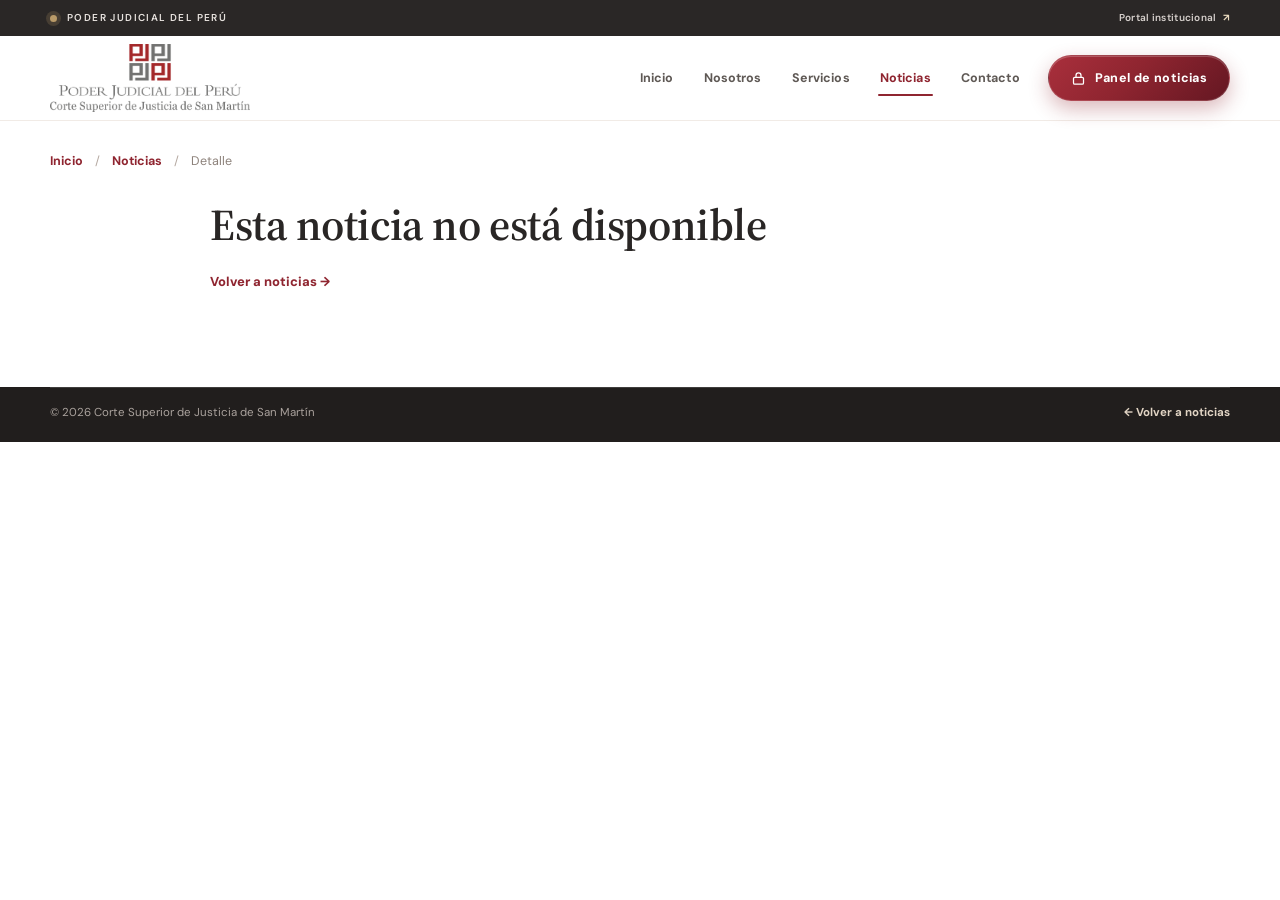
<file: public/noticia.html>
<!doctype html><html lang="es"><head><meta charset="utf-8"><meta name="viewport" content="width=device-width,initial-scale=1"><meta name="theme-color" content="#641722"><meta name="description" content="Detalle de noticia de la Corte Superior de Justicia de San Martín."><link rel="icon" href="favicon.svg" type="image/svg+xml"><title>Noticia | CSJ San Martín</title><link rel="preconnect" href="https://fonts.googleapis.com"><link href="https://fonts.googleapis.com/css2?family=DM+Sans:wght@400;500;600;700&family=Manrope:wght@400;500;600;700;800&family=Source+Serif+4:ital,opsz,wght@0,8..60,500;0,8..60,600;0,8..60,700;1,8..60,500;1,8..60,600&display=swap" rel="stylesheet"><link rel="stylesheet" href="styles.css"><script src="app.js" defer></script></head><body><div class="topline"><div class="wrap topbar"><span><i></i> PODER JUDICIAL DEL PERÚ</span><a href="https://www.gob.pe/csjsanmartin" target="_blank" rel="noopener">Portal institucional <b>↗</b></a></div></div><header class="header"><div class="wrap header-inner"><a class="brand" href="index.html"><img src="assets/logo-poder-judicial.png" alt="Poder Judicial del Perú, Corte Superior de Justicia de San Martín" width="250" height="68" loading="lazy"></a><button class="menu-toggle" aria-label="Abrir menú" aria-expanded="false" aria-controls="main-nav">☰</button><nav class="nav" id="main-nav" aria-label="Principal"><a href="index.html">Inicio</a><a href="nosotros.html">Nosotros</a><a href="servicios.html">Servicios</a><a class="selected" href="noticias.html">Noticias</a><a href="contacto.html">Contacto</a><a class="nav-cta" href="admin.html"><svg viewBox="0 0 24 24" aria-hidden="true" fill="none" stroke="currentColor" stroke-width="2" stroke-linecap="round" stroke-linejoin="round"><rect x="4" y="10" width="16" height="11" rx="2"/><path d="M8 10V7a4 4 0 0 1 8 0v3"/></svg><span>Panel de noticias</span></a></nav></div></header><main><div class="wrap article-wrap"><div class="breadcrumbs"><a href="index.html">Inicio</a><span>/</span><a href="noticias.html">Noticias</a><span>/</span> Detalle</div><article id="article-content" class="article-content"></article></div></main><footer class="footer"><div class="wrap footer-bottom"><span>© <span id="year">2026</span> Corte Superior de Justicia de San Martín</span><a href="noticias.html">← Volver a noticias</a></div></footer></body></html>
</file>
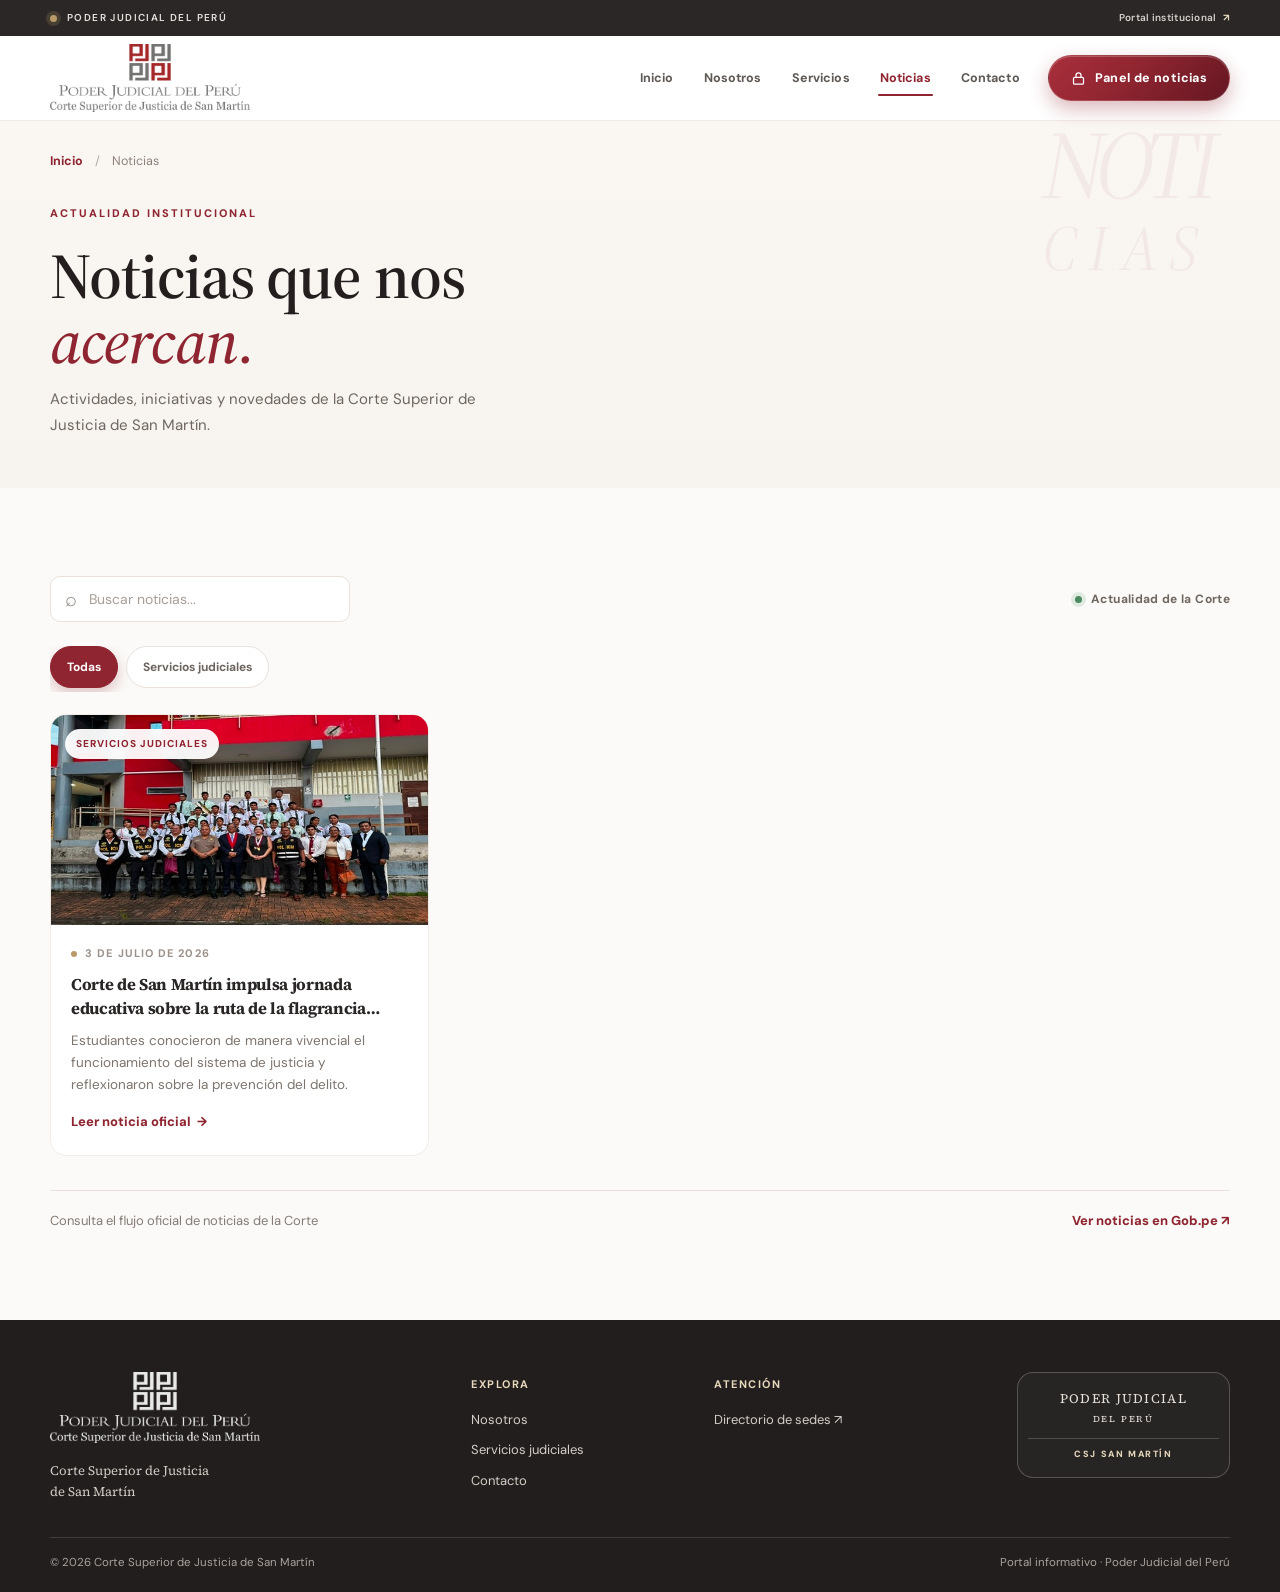
<file: public/noticias.html>
<!doctype html><html lang="es"><head><meta charset="utf-8"><meta name="viewport" content="width=device-width,initial-scale=1"><meta name="theme-color" content="#641722"><meta name="description" content="Noticias y actividades de la Corte Superior de Justicia de San Martín."><link rel="icon" href="favicon.svg" type="image/svg+xml"><title>Noticias | CSJ San Martín</title><link rel="preconnect" href="https://fonts.googleapis.com"><link href="https://fonts.googleapis.com/css2?family=DM+Sans:wght@400;500;600;700&family=Manrope:wght@400;500;600;700;800&family=Source+Serif+4:ital,opsz,wght@0,8..60,500;0,8..60,600;0,8..60,700;1,8..60,500;1,8..60,600&display=swap" rel="stylesheet"><link rel="stylesheet" href="styles.css"><script src="app.js" defer></script></head><body><a class="skip-link" href="#contenido">Saltar al contenido</a><div class="topline"><div class="wrap topbar"><span><i></i> PODER JUDICIAL DEL PERÚ</span><a href="https://www.gob.pe/csjsanmartin" target="_blank" rel="noopener">Portal institucional <b>↗</b></a></div></div><header class="header"><div class="wrap header-inner"><a class="brand" href="index.html"><img src="assets/logo-poder-judicial.png" alt="Poder Judicial del Perú, Corte Superior de Justicia de San Martín" width="250" height="68" loading="lazy"></a><button class="menu-toggle" aria-label="Abrir menú" aria-expanded="false" aria-controls="main-nav">☰</button><nav class="nav" id="main-nav" aria-label="Principal"><a href="index.html">Inicio</a><a href="nosotros.html">Nosotros</a><a href="servicios.html">Servicios</a><a class="selected" href="noticias.html">Noticias</a><a href="contacto.html">Contacto</a><a class="nav-cta" href="admin.html"><svg viewBox="0 0 24 24" aria-hidden="true" fill="none" stroke="currentColor" stroke-width="2" stroke-linecap="round" stroke-linejoin="round"><rect x="4" y="10" width="16" height="11" rx="2"/><path d="M8 10V7a4 4 0 0 1 8 0v3"/></svg><span>Panel de noticias</span></a></nav></div></header><main id="contenido"><section class="page-hero news-page-hero"><div class="wrap"><div class="breadcrumbs"><a href="index.html">Inicio</a><span>/</span> Noticias</div><span class="eyebrow">ACTUALIDAD INSTITUCIONAL</span><h1>Noticias que nos<br><em>acercan.</em></h1><p>Actividades, iniciativas y novedades de la Corte Superior de Justicia de San Martín.</p></div><div class="page-hero-art news-art" aria-hidden="true">NOTI<br><small>CIAS</small></div></section><section class="section news-page-section"><div class="wrap"><div class="news-controls"><label class="search-field"><span>⌕</span><input type="search" id="news-search" placeholder="Buscar noticias..." aria-label="Buscar noticias"></label><span class="news-live-tag"><i></i> Actualidad de la Corte</span></div><div class="filter-row news-filter-row" id="news-filters" role="group" aria-label="Filtrar por tipo de publicación"></div><div class="news-grid news-page-grid" id="all-news" aria-live="polite"></div><div class="empty-state" id="news-empty" hidden>Aún no hay noticias publicadas desde este navegador.</div><div class="official-news-link"><span>Consulta el flujo oficial de noticias de la Corte</span><a href="https://www.gob.pe/institucion/csjsanmartin/noticias" target="_blank" rel="noopener">Ver noticias en Gob.pe ↗</a></div></div></section></main><footer class="footer"><div class="wrap footer-main"><div class="footer-brand"><img src="assets/logo-poder-judicial.png" alt="Poder Judicial del Perú"><p>Corte Superior de Justicia<br>de San Martín</p></div><div class="footer-column"><b>Explora</b><a href="nosotros.html">Nosotros</a><a href="servicios.html">Servicios judiciales</a><a href="contacto.html">Contacto</a></div><div class="footer-column"><b>Atención</b><a href="https://www.gob.pe/institucion/csjsanmartin/sedes" target="_blank" rel="noopener">Directorio de sedes ↗</a></div><div class="footer-seal">PODER JUDICIAL<br><small>DEL PERÚ</small><span>CSJ SAN MARTÍN</span></div></div><div class="wrap footer-bottom"><span>© <span id="year">2026</span> Corte Superior de Justicia de San Martín</span><span>Portal informativo · Poder Judicial del Perú</span></div></footer></body></html>
</file>
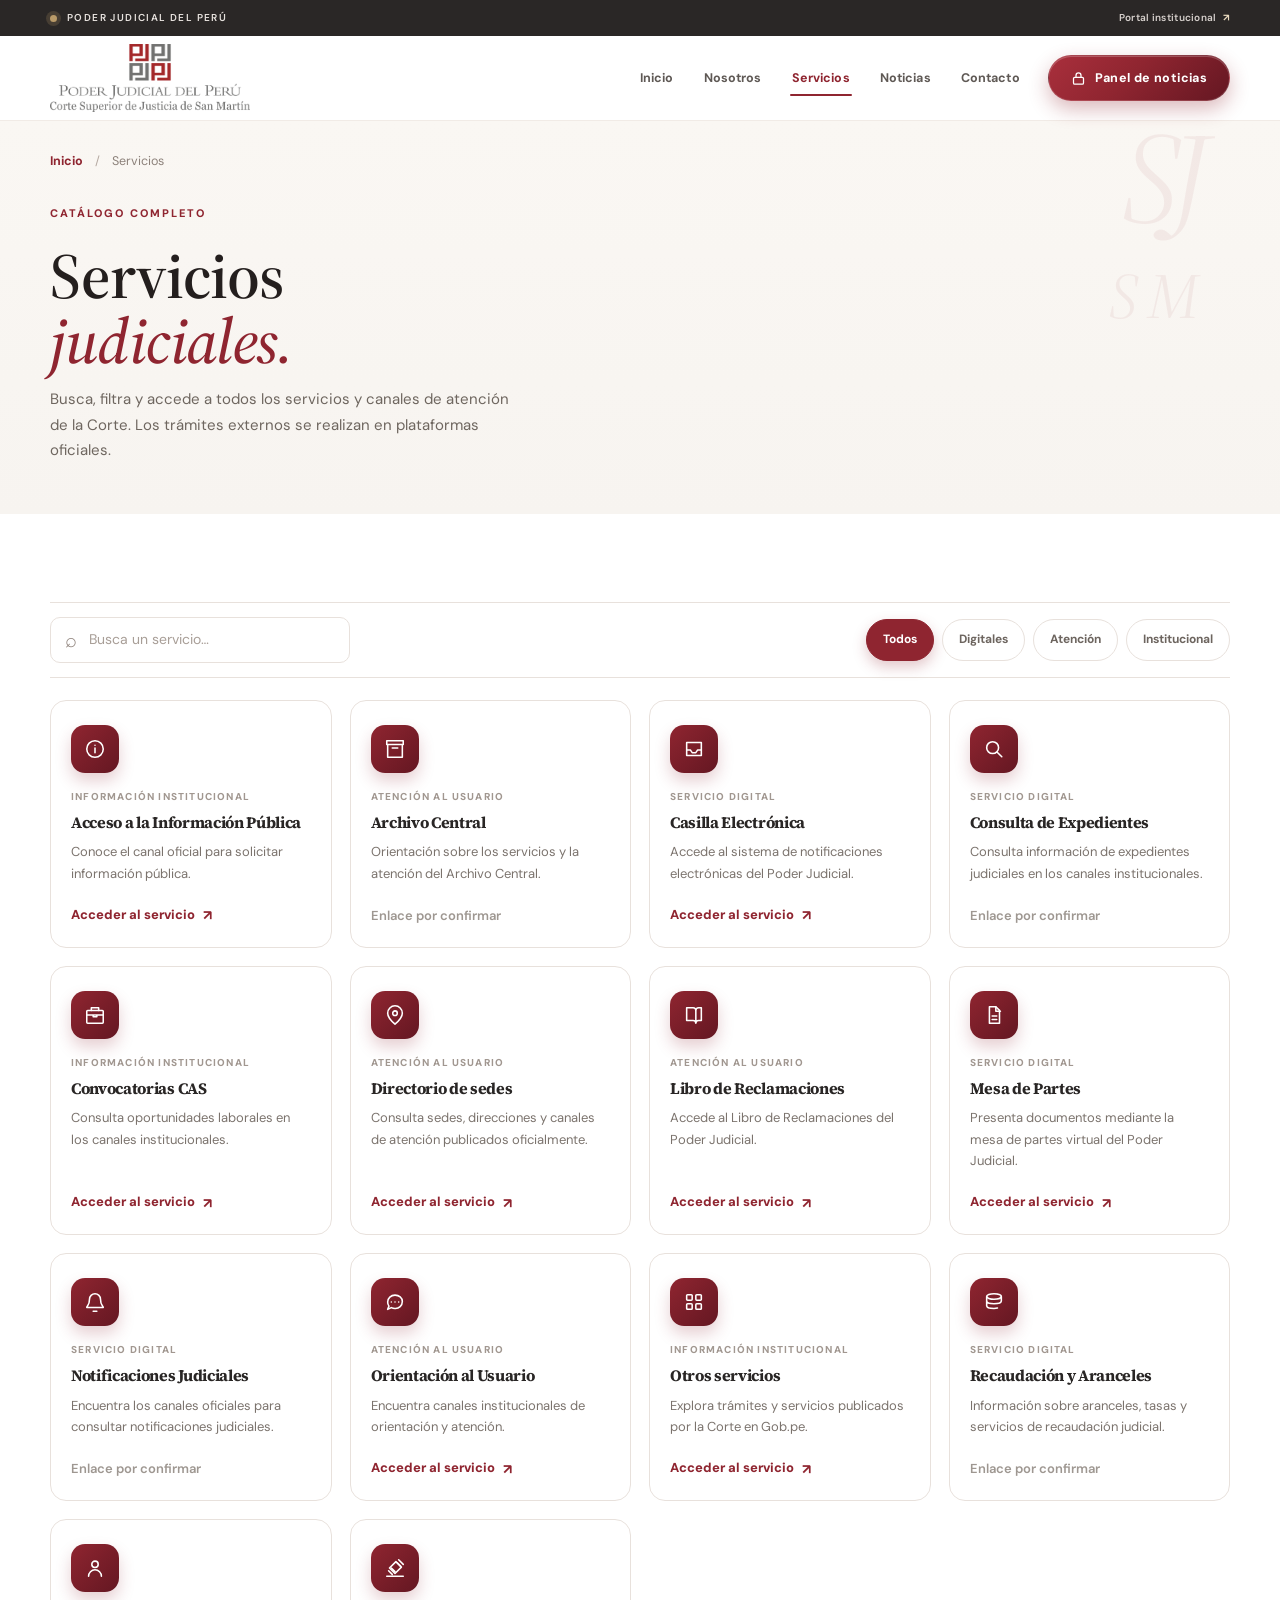
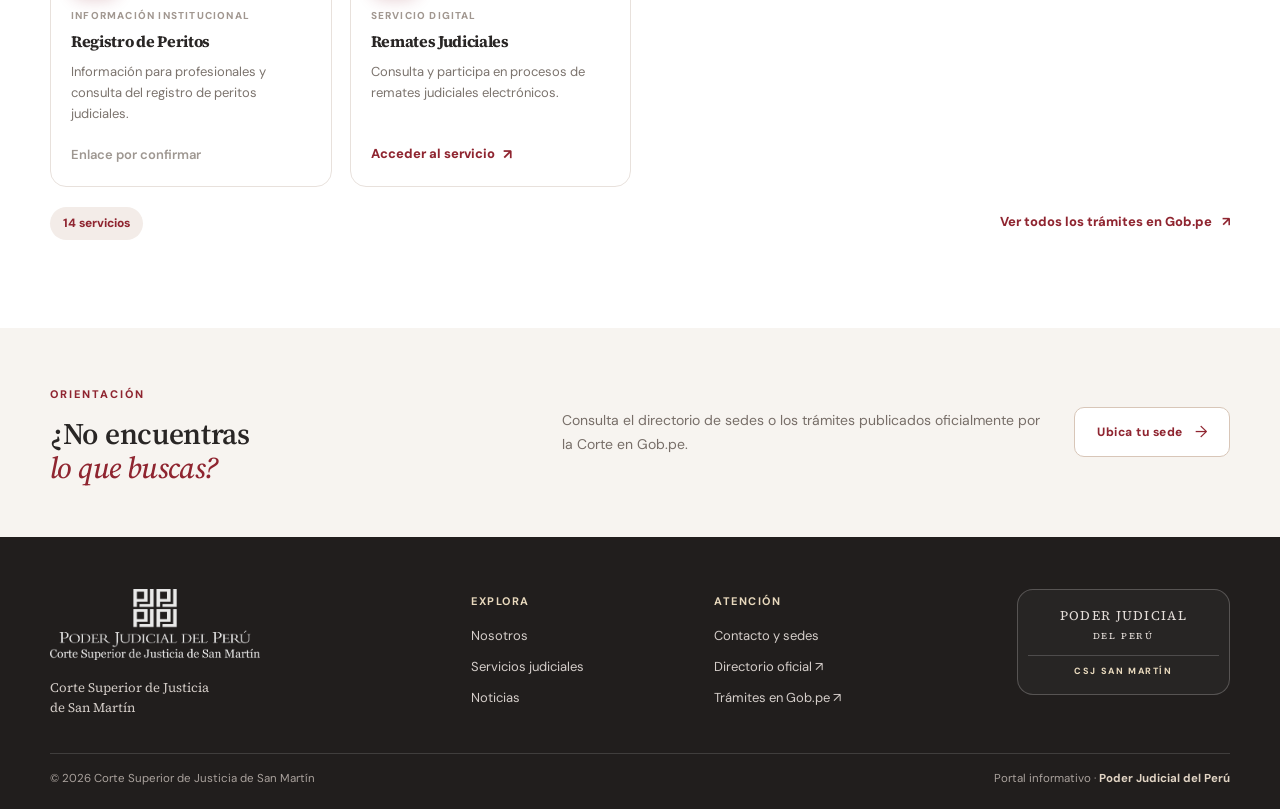
<file: public/servicios.html>
<!doctype html>
<html lang="es">
<head>
<meta charset="utf-8">
<meta name="viewport" content="width=device-width,initial-scale=1">
<meta name="theme-color" content="#641722">
<meta name="description" content="Catálogo de servicios judiciales de la Corte Superior de Justicia de San Martín: mesa de partes, casilla electrónica, expedientes, sedes y orientación.">
<meta property="og:title" content="Servicios judiciales | CSJ San Martín">
<meta property="og:description" content="Busca y filtra todos los servicios y canales de atención de la Corte Superior de Justicia de San Martín.">
<link rel="icon" href="favicon.svg" type="image/svg+xml">
<title>Servicios judiciales | CSJ San Martín</title>
<link rel="preconnect" href="https://fonts.googleapis.com">
<link rel="preconnect" href="https://fonts.gstatic.com" crossorigin>
<link href="https://fonts.googleapis.com/css2?family=DM+Sans:wght@400;500;600;700&family=Manrope:wght@500;600;700;800&family=Source+Serif+4:ital,opsz,wght@0,8..60,500;0,8..60,600;0,8..60,700;1,8..60,500;1,8..60,600&display=swap" rel="stylesheet">
<link rel="stylesheet" href="styles.css">
<script src="app.js" defer></script>
</head>
<body>
<a class="skip-link" href="#contenido">Saltar al contenido</a>
<div class="topline"><div class="topbar"><span><i aria-hidden="true"></i> PODER JUDICIAL DEL PERÚ</span><a href="https://www.gob.pe/csjsanmartin" target="_blank" rel="noopener">Portal institucional <b aria-hidden="true">↗</b></a></div></div>
<header class="header" id="site-header">
  <div class="wrap header-inner">
    <a class="brand" href="index.html" aria-label="Inicio · CSJ San Martín"><img src="assets/logo-poder-judicial.png" alt="Poder Judicial del Perú, Corte Superior de Justicia de San Martín" width="250" height="68" fetchpriority="high"></a>
    <button class="menu-toggle" aria-label="Abrir menú" aria-expanded="false" aria-controls="main-nav">☰</button>
    <nav class="nav" id="main-nav" aria-label="Principal">
      <a href="index.html">Inicio</a>
      <a href="nosotros.html">Nosotros</a>
      <a class="selected" href="servicios.html" aria-current="page">Servicios</a>
      <a href="noticias.html">Noticias</a>
      <a href="contacto.html">Contacto</a>
      <a class="nav-cta" href="admin.html"><svg viewBox="0 0 24 24" aria-hidden="true" fill="none" stroke="currentColor" stroke-width="2" stroke-linecap="round" stroke-linejoin="round"><rect x="4" y="10" width="16" height="11" rx="2"/><path d="M8 10V7a4 4 0 0 1 8 0v3"/></svg><span>Panel de noticias</span></a>
    </nav>
  </div>
</header>
<main id="contenido">
<section class="page-hero" aria-labelledby="servicios-title">
  <div class="wrap">
    <div class="breadcrumbs"><a href="index.html">Inicio</a><span>/</span> Servicios</div>
    <span class="eyebrow">CATÁLOGO COMPLETO</span>
    <h1 id="servicios-title">Servicios<br><em>judiciales.</em></h1>
    <p>Busca, filtra y accede a todos los servicios y canales de atención de la Corte. Los trámites externos se realizan en plataformas oficiales.</p>
  </div>
  <div class="page-hero-art" aria-hidden="true">SJ<br><small>SM</small></div>
</section>
<section class="section services-section reveal" aria-label="Catálogo de servicios">
  <div class="wrap">
    <div class="service-toolbar">
      <label class="search-field"><span aria-hidden="true">⌕</span><input id="service-search" type="search" placeholder="Busca un servicio…" aria-label="Buscar servicios" autocomplete="off"></label>
      <div class="filter-row" role="group" aria-label="Filtrar por categoría">
        <button class="filter-chip active" data-category="todos" aria-pressed="true">Todos</button>
        <button class="filter-chip" data-category="digital" aria-pressed="false">Digitales</button>
        <button class="filter-chip" data-category="atencion" aria-pressed="false">Atención</button>
        <button class="filter-chip" data-category="institucional" aria-pressed="false">Institucional</button>
      </div>
    </div>
    <div class="service-grid" id="service-grid" aria-live="polite"></div>
    <div class="empty-state" id="empty-state" hidden>No encontramos ese servicio. <button id="reset-filters" type="button">Limpiar búsqueda</button></div>
    <div class="section-end"><span id="result-count"></span><a class="text-link" href="https://www.gob.pe/institucion/csjsanmartin/tramites-y-servicios" target="_blank" rel="noopener">Ver todos los trámites en Gob.pe <b aria-hidden="true">↗</b></a></div>
  </div>
</section>
<section class="other-branches reveal" aria-label="Orientación">
  <div class="wrap other-branches-inner">
    <div><span class="eyebrow">ORIENTACIÓN</span><h2>¿No encuentras<br><em>lo que buscas?</em></h2></div>
    <p>Consulta el directorio de sedes o los trámites publicados oficialmente por la Corte en Gob.pe.</p>
    <a class="button button-outline-dark" href="contacto.html">Ubica tu sede <span aria-hidden="true">→</span></a>
  </div>
</section>
</main>
<footer class="footer">
  <div class="wrap footer-main">
    <div class="footer-brand"><img src="assets/logo-poder-judicial.png" alt="Poder Judicial del Perú" width="210" height="57" loading="lazy"><p>Corte Superior de Justicia<br>de San Martín</p></div>
    <div class="footer-column"><b>Explora</b><a href="nosotros.html">Nosotros</a><a href="servicios.html">Servicios judiciales</a><a href="noticias.html">Noticias</a></div>
    <div class="footer-column"><b>Atención</b><a href="contacto.html">Contacto y sedes</a><a href="https://www.gob.pe/institucion/csjsanmartin/sedes" target="_blank" rel="noopener">Directorio oficial ↗</a><a href="https://www.gob.pe/institucion/csjsanmartin/tramites-y-servicios" target="_blank" rel="noopener">Trámites en Gob.pe ↗</a></div>
    <div class="footer-seal">PODER JUDICIAL<br><small>DEL PERÚ</small><span>CSJ SAN MARTÍN</span></div>
  </div>
  <div class="wrap footer-bottom"><span>© <span id="year">2026</span> Corte Superior de Justicia de San Martín</span><span>Portal informativo · <a href="https://www.gob.pe/csjsanmartin" target="_blank" rel="noopener">Poder Judicial del Perú</a></span></div>
</footer>
</body>
</html>
</file>
<file: public/styles.css>
/* ============================================================
   CSJ San Martín · Portal de Servicios Judiciales · v2.0
   Sistema visual institucional: sobrio, legible, accesible.
   Paleta de referencia — validar con identidad institucional vigente.
   ============================================================ */
:root{
  --red:#8f2530;
  --red-dark:#641722;
  --red-deep:#4b121b;
  --red-bright:#a92f3c;
  --gold:#b99a68;
  --gold-soft:#e8d9bd;
  --gold-pale:#f6efe2;
  --ink:#292625;
  --ink-soft:#4d4643;
  --muted:#6b625c;
  --muted-light:#8d847d;
  --paper:#fff;
  --cream:#f7f4f0;
  --cream-deep:#efe9e3;
  --line:#e8e1dc;
  --line-soft:#f1ebe6;
  --soft:#f3ece8;
  --dark:#2a2726;
  --dark-2:#211e1d;
  --sans:'DM Sans',Arial,Helvetica,sans-serif;
  --display:'Source Serif 4',Georgia,'Times New Roman',serif;
  --serif:'Source Serif 4',Georgia,'Times New Roman',serif;
  --ui:'Manrope','DM Sans',Arial,sans-serif;
  --wrap:1180px;
  --radius-s:10px;
  --radius-m:16px;
  --radius-l:22px;
  --radius-pill:999px;
  --shadow-xs:0 1px 3px rgba(60,25,25,.07);
  --shadow-s:0 4px 16px rgba(60,25,25,.08);
  --shadow-m:0 14px 34px rgba(60,25,25,.13);
  --shadow-l:0 24px 60px rgba(60,25,25,.18);
  --focus:0 0 0 3px #fff,0 0 0 6px var(--red);
  --ease:cubic-bezier(.22,.8,.3,1);
}
*,*::before,*::after{box-sizing:border-box}
html{scroll-behavior:smooth;-webkit-text-size-adjust:100%}
body{margin:0;color:var(--ink);font-family:var(--sans);font-size:16px;line-height:1.6;background:#fff;-webkit-font-smoothing:antialiased;text-rendering:optimizeLegibility}
img{max-width:100%}
a{color:inherit;text-decoration:none}
button,input,textarea,select{font:inherit;color:inherit}
::selection{background:var(--red);color:#fff}
:focus-visible{outline:none;box-shadow:var(--focus);border-radius:6px}
.wrap{width:min(var(--wrap),calc(100% - 48px));margin-inline:auto}
.skip-link{position:absolute;top:-70px;left:16px;background:var(--red);color:#fff;padding:12px 18px;z-index:100;border-radius:0 0 10px 10px;font-weight:700;font-size:13px;transition:top .2s}
.skip-link:focus{top:0;color:#fff}
main{display:block}
section[id],div[id]{scroll-margin-top:96px}
/* ---------- Eyebrows / headings ---------- */
.overline,.eyebrow{font-size:11px;font-weight:800;letter-spacing:.18em;color:var(--red);display:inline-flex;align-items:center;gap:10px;text-transform:uppercase}
.overline-rule{width:28px;height:2px;background:var(--red);border-radius:2px}
.light-eyebrow{color:var(--gold-soft)}
/* ---------- Buttons ---------- */
.button{min-height:50px;display:inline-flex;align-items:center;justify-content:center;gap:12px;padding:0 22px;font-size:12px;font-weight:800;letter-spacing:.04em;border:1px solid transparent;border-radius:var(--radius-s);cursor:pointer;transition:transform .22s var(--ease),background .22s,box-shadow .22s,color .22s;text-transform:none}
.button span{font-size:16px;font-weight:400;line-height:1;transition:transform .22s var(--ease)}
.button:hover{transform:translateY(-2px)}
.button:hover span{transform:translateX(3px)}
.button:active{transform:translateY(0)}
.button-light-red,.button-red{background:linear-gradient(135deg,var(--red) 0%,var(--red-dark) 100%);color:#fff;box-shadow:0 8px 20px rgba(143,37,48,.28)}
.button-light-red:hover,.button-red:hover{background:linear-gradient(135deg,var(--red-bright),var(--red-dark));box-shadow:0 12px 26px rgba(143,37,48,.34)}
.button-outline{color:#fff;border-color:rgba(255,255,255,.45);background:rgba(255,255,255,.06);backdrop-filter:blur(4px)}
.button-outline:hover{background:rgba(255,255,255,.14);border-color:#fff}
.button-outline-dark{color:var(--red);border-color:#d8c6b8;background:#fff}
.button-outline-dark:hover{background:var(--soft);border-color:var(--red)}
.button-white{background:#fff;color:var(--red);box-shadow:0 10px 24px rgba(0,0,0,.18)}
.button-white:hover{background:var(--gold-pale)}
.text-link{font-size:13px;font-weight:800;color:var(--red);display:inline-flex;align-items:center;gap:6px;border-bottom:2px solid transparent;transition:border-color .2s}
.text-link:hover{border-color:var(--red)}
.text-link b{padding-left:4px}
/* ---------- Topline ---------- */
.topline{min-height:36px;background:var(--dark);color:#e7e2de;font-size:10px;letter-spacing:.14em;display:flex;align-items:center}
.topbar{min-height:36px;display:flex;align-items:center;justify-content:space-between;gap:16px;width:min(var(--wrap),calc(100% - 48px));margin-inline:auto}
.topbar>span{display:flex;align-items:center;gap:10px;font-weight:600}
.topbar i,.news-live-tag i{width:7px;height:7px;background:var(--gold);border-radius:50%;display:inline-block;box-shadow:0 0 0 4px rgba(185,154,104,.2)}
.topbar a{letter-spacing:.03em;color:#d8d2ce;font-weight:600;display:inline-flex;align-items:center;gap:6px;padding:6px 0}
.topbar a:hover{color:#fff}
.topbar a b{color:var(--gold-soft)}
/* ---------- Header ---------- */
.header{background:rgba(255,255,255,.92);backdrop-filter:blur(12px);-webkit-backdrop-filter:blur(12px);position:sticky;top:0;z-index:50;border-bottom:1px solid var(--line-soft);transition:box-shadow .25s}
.header.scrolled{box-shadow:0 8px 28px rgba(60,25,25,.1)}
.header-inner{min-height:84px;display:flex;align-items:center;justify-content:space-between;gap:20px;padding-block:8px}
.brand{display:flex;align-items:center;flex:none;height:68px}
.brand img{display:block;height:68px;width:auto;max-width:250px;object-fit:contain;object-position:left center}
.nav{display:flex;align-items:center;gap:26px;font-size:12.5px;font-weight:700;color:#5f5955}
.nav>a{padding:10px 2px;position:relative;transition:color .2s;letter-spacing:.01em}
.nav>a::after{content:"";position:absolute;left:0;right:100%;bottom:2px;height:2px;background:var(--red);border-radius:2px;transition:right .25s var(--ease)}
.nav>a:hover,.nav>a.selected{color:var(--red)}
.nav>a:hover::after,.nav>a.selected::after{right:0}
.nav .nav-cta{position:relative;overflow:hidden;isolation:isolate;background:linear-gradient(135deg,var(--red-bright) 0%,var(--red) 45%,var(--red-dark) 100%);color:#fff;border:1px solid rgba(255,255,255,.14);padding:12px 22px;border-radius:var(--radius-pill);display:inline-flex;align-items:center;gap:9px;font-weight:800;letter-spacing:.03em;box-shadow:0 8px 20px rgba(143,37,48,.32),inset 0 1px 0 rgba(255,255,255,.22);transition:transform .25s var(--ease),box-shadow .25s}
.nav .nav-cta::after{display:none}
.nav .nav-cta::before{content:"";position:absolute;top:0;left:-75%;width:45%;height:100%;background:linear-gradient(105deg,transparent,rgba(255,255,255,.38),transparent);transform:skewX(-20deg);transition:left .55s var(--ease);z-index:1}
.nav .nav-cta:hover{transform:translateY(-2px);box-shadow:0 14px 30px rgba(143,37,48,.42),inset 0 1px 0 rgba(255,255,255,.28);color:#fff}
.nav .nav-cta:hover::before{left:140%}
.nav .nav-cta:active{transform:translateY(0)}
.nav .nav-cta:focus-visible{box-shadow:0 0 0 3px #fff,0 0 0 6px var(--gold)}
.nav .nav-cta svg{width:15px;height:15px;flex:none;position:relative;z-index:2;transition:transform .25s var(--ease)}
.nav .nav-cta:hover svg{transform:scale(1.15) rotate(-6deg)}
.nav .nav-cta>span:last-child{position:relative;z-index:2}
.lock-icon{display:none}
.menu-toggle{display:none}
.nav-overlay{display:none}
/* ---------- Home hero ---------- */
.home-hero{background:linear-gradient(180deg,#faf7f3 0%,var(--cream) 60%,#f3ede7 100%);position:relative;overflow:hidden}
.home-hero::before{content:"";position:absolute;inset:0;background-image:radial-gradient(rgba(143,37,48,.09) 1px,transparent 1.5px);background-size:22px 22px;mask-image:linear-gradient(115deg,transparent 55%,#000 100%);-webkit-mask-image:linear-gradient(115deg,transparent 55%,#000 100%);pointer-events:none}
.hero-pattern{position:absolute;right:-180px;top:-280px;width:640px;height:640px;border:1.5px solid #e3d6c8;border-radius:50%;box-shadow:0 0 0 60px rgba(247,244,240,.9),0 0 0 61px #e3d6c8,0 0 0 140px rgba(247,244,240,.9),0 0 0 141px #e7dbcd;pointer-events:none}
.home-hero-grid{position:relative;display:grid;grid-template-columns:1fr 1.02fr;align-items:center;gap:56px;padding-top:64px;padding-bottom:52px}
.home-hero h1,.page-hero h1{font-family:var(--display);font-size:clamp(48px,6.4vw,84px);line-height:1.02;letter-spacing:-.015em;margin:22px 0 20px;font-weight:600;color:#241f1e;text-wrap:balance}
.home-hero h1 em,.section-head h2 em,.feature-grid h2 em,.page-hero h1 em,.about-intro h2 em,.president-copy h2 em,.other-branches h2 em,.contact-info h2 em{font-family:var(--serif);font-weight:500;font-style:italic;color:var(--red);letter-spacing:-.02em}
.hero-desc{max-width:420px;font-size:16px;line-height:1.75;color:#655d57;margin:0 0 26px}
.hero-actions{display:flex;gap:12px;flex-wrap:wrap;align-items:center}
.hero-proof{margin-top:22px;color:#8b827a;font-size:12px;display:inline-flex;gap:9px;align-items:center;background:rgba(255,255,255,.7);border:1px solid var(--line-soft);padding:9px 14px;border-radius:var(--radius-pill);font-weight:600}
.seal-mini{color:var(--gold);font-size:16px}
.hero-image-wrap{position:relative;margin:6px 8px 8px 0}
.hero-image-wrap::before{content:"";position:absolute;inset:-12px 14px 14px -12px;border:1.5px solid #d9cfc6;border-radius:var(--radius-l);pointer-events:none}
.hero-image-wrap>img{position:relative;display:block;width:100%;height:360px;object-fit:cover;object-position:center 45%;border-radius:var(--radius-l);box-shadow:var(--shadow-m)}
.hero-caption{position:relative;display:flex;align-items:center;gap:10px;background:rgba(255,255,255,.94);backdrop-filter:blur(8px);padding:14px 16px;font-size:12.5px;font-weight:600;color:#5d5550;box-shadow:var(--shadow-s);border-radius:0 0 var(--radius-l) var(--radius-l);border:1px solid var(--line-soft);border-top:0;margin-top:-18px}
.caption-dot{width:8px;height:8px;border-radius:50%;background:var(--red);flex:none;box-shadow:0 0 0 4px rgba(143,37,48,.12)}
.hero-caption a{margin-left:auto;color:#fff;background:var(--red);width:30px;height:30px;display:grid;place-items:center;border-radius:50%;font-size:14px;transition:transform .2s,background .2s;flex:none}
.hero-caption a:hover{background:var(--red-dark);transform:translateY(-2px)}
.hero-stamp{position:absolute;right:-22px;top:-26px;width:86px;height:86px;border-radius:50%;background:radial-gradient(circle at 32% 28%,var(--red-bright),var(--red) 55%,var(--red-dark));color:#fff;z-index:2;display:flex;flex-direction:column;justify-content:center;align-items:center;line-height:1;box-shadow:0 12px 26px rgba(100,23,34,.4),0 0 0 6px #fff,0 0 0 7.5px var(--gold-soft)}
.hero-stamp span{font-family:var(--serif);font-size:22px}
.hero-stamp small{font-size:7.5px;letter-spacing:.14em;text-align:center;margin-top:5px;font-weight:700}
.hero-bottom{min-height:44px;border-top:1px solid #e2d8cf;display:flex;justify-content:space-between;align-items:center;gap:12px;color:#8c827a;font-size:10px;font-weight:800;letter-spacing:.16em;position:relative;flex-wrap:wrap;padding-block:8px}
/* ---------- Quick strip ---------- */
.quick-strip{background:#fff;border-bottom:1px solid var(--line)}
.quick-grid{display:grid;grid-template-columns:repeat(4,1fr)}
.quick-grid>a{display:grid;grid-template-columns:30px 46px 1fr 18px;align-items:center;gap:10px;min-height:104px;padding:14px 18px 14px 0;border-right:1px solid var(--line);border-radius:0;transition:background .22s,transform .22s,box-shadow .22s;position:relative}
.quick-grid>a:not(:first-child){padding-left:18px}
.quick-grid>a:last-child{border-right:0}
.quick-grid>a:hover{background:#fbf8f5;transform:translateY(-2px)}
.quick-grid>a:hover .quick-icon{background:var(--red);color:#fff;border-color:var(--red);transform:scale(1.05)}
.quick-no{font-family:var(--serif);font-size:13px;color:#b3a79d;align-self:start;padding-top:14px;font-style:italic}
.quick-icon{width:44px;height:44px;border-radius:14px;border:1px solid #e7ded8;display:grid;place-items:center;font-size:19px;color:var(--red);background:var(--soft);transition:all .22s var(--ease)}
.quick-grid b{display:block;font-size:13.5px;letter-spacing:-.01em}
.quick-grid small{display:block;font-size:12px;color:#88817b;margin-top:3px}
.quick-arrow{font-size:14px;color:var(--red);align-self:start;margin-top:14px;transition:transform .22s}
.quick-grid>a:hover .quick-arrow{transform:translate(2px,-2px)}
/* ---------- Sections / services ---------- */
.section{padding:88px 0}
.services-section{background:#fff}
.section-head{display:flex;align-items:flex-end;justify-content:space-between;gap:28px;margin-bottom:32px}
.section-head h2,.feature-grid h2,.about-intro h2,.other-branches h2{font-family:var(--display);font-size:clamp(30px,3.6vw,44px);line-height:1.12;letter-spacing:-.01em;font-weight:600;margin:14px 0 0;text-wrap:balance}
.section-head>p{max-width:360px;color:var(--muted);font-size:14px;line-height:1.75;margin:0 0 4px}
.service-toolbar{display:flex;align-items:center;justify-content:space-between;gap:18px;padding:14px 0;border-top:1px solid var(--line);border-bottom:1px solid var(--line);margin-bottom:22px;flex-wrap:wrap}
.search-field{min-height:46px;display:flex;align-items:center;gap:10px;padding:0 14px;border:1.5px solid var(--line);border-radius:var(--radius-s);width:min(300px,100%);color:#8f837c;background:#fff;transition:border-color .2s,box-shadow .2s}
.search-field:focus-within{border-color:var(--red);box-shadow:0 0 0 3px rgba(143,37,48,.12)}
.search-field>span{font-size:20px}
.search-field input{border:0;outline:0;min-width:0;width:100%;font-size:14px;background:transparent;color:var(--ink)}
.search-field input::placeholder{color:#a89e97}
.filter-row{display:flex;gap:8px;flex-wrap:wrap}
.filter-chip{border:1.5px solid var(--line);background:#fff;padding:10px 16px;min-height:42px;font-size:12px;font-weight:700;color:#6d655f;cursor:pointer;border-radius:var(--radius-pill);transition:all .2s}
.filter-chip:hover{border-color:var(--red);color:var(--red)}
.filter-chip.active{background:var(--red);border-color:var(--red);color:#fff;box-shadow:0 6px 14px rgba(143,37,48,.25)}
.service-grid{display:grid;grid-template-columns:repeat(4,1fr);gap:18px}
.service-card{min-height:248px;border:1px solid var(--line);border-radius:var(--radius-m);padding:24px 20px 20px;display:flex;flex-direction:column;align-items:flex-start;background:#fff;transition:transform .25s var(--ease),box-shadow .25s,border-color .25s;position:relative;overflow:hidden}
.service-card::before{content:"";position:absolute;top:0;left:0;right:0;height:3px;background:linear-gradient(90deg,var(--red),var(--gold));opacity:0;transition:opacity .25s}
.service-card:hover{transform:translateY(-5px);box-shadow:var(--shadow-m);border-color:#ddcfc4}
.service-card:hover::before{opacity:1}
.card-icon{width:48px;height:48px;display:grid;place-items:center;color:#fff;background:linear-gradient(135deg,var(--red),var(--red-dark));border-radius:14px;margin-bottom:16px;box-shadow:0 8px 16px rgba(143,37,48,.22)}
.card-icon svg{width:22px;height:22px;fill:none;stroke:currentColor;stroke-width:1.7;stroke-linecap:round;stroke-linejoin:round}
.card-category{text-transform:uppercase;font-size:10px;letter-spacing:.12em;color:#a19790;font-weight:800;margin-bottom:7px}
.service-card h3{font-family:var(--display);font-size:16px;line-height:1.35;margin:0 0 8px;letter-spacing:-.02em}
.service-card p{font-size:13px;line-height:1.65;color:#7b736d;margin:0 0 14px}
.card-action{margin-top:auto;font-size:13px;font-weight:800;color:var(--red);display:inline-flex;gap:8px;align-items:center;padding-top:6px}
.card-action.external span{font-size:14px;transition:transform .2s}
.card-action.external:hover span{transform:translate(2px,-2px)}
.card-action.disabled{color:#9e9791;font-weight:600}
.empty-state{padding:40px;border:1.5px dashed var(--line);border-radius:var(--radius-m);text-align:center;color:var(--muted);font-size:14px;background:#fbf9f7;margin-top:8px}
.empty-state button{background:none;border:0;color:var(--red);font-weight:800;cursor:pointer;text-decoration:underline}
.section-end{display:flex;justify-content:space-between;align-items:center;gap:14px;padding-top:20px;color:#948a83;font-size:12.5px;font-weight:600;flex-wrap:wrap}
#result-count{background:var(--soft);padding:7px 13px;border-radius:var(--radius-pill);color:var(--red);font-weight:800;font-size:12px}
/* ---------- Feature band ---------- */
.feature-band{background:linear-gradient(135deg,var(--red-deep) 0%,var(--red-dark) 55%,#7c2230 100%);color:#fff;position:relative;overflow:hidden}
.feature-band::before{content:"";position:absolute;inset:0;background-image:radial-gradient(rgba(255,255,255,.14) 1px,transparent 1.6px);background-size:26px 26px;opacity:.5}
.feature-band::after{content:"";position:absolute;width:520px;height:520px;border:1.5px solid rgba(255,255,255,.16);border-radius:50%;right:-200px;top:-260px;box-shadow:0 0 0 60px rgba(255,255,255,.03),0 0 0 61px rgba(255,255,255,.12)}
.feature-grid{position:relative;z-index:1;display:grid;grid-template-columns:52px 1fr .92fr;gap:30px;align-items:center;padding:68px 0}
.feature-icon{align-self:start;color:var(--gold-soft);font-size:28px;background:rgba(255,255,255,.08);width:52px;height:52px;display:grid;place-items:center;border-radius:16px;border:1px solid rgba(255,255,255,.16)}
.feature-grid h2{font-size:clamp(28px,3.4vw,42px);margin:14px 0 12px;color:#fff}
.feature-grid h2 em{color:var(--gold-soft)}
.feature-grid p{max-width:380px;color:#ecdbd6;font-size:14.5px;line-height:1.75;margin:0 0 22px}
.feature-list{border-top:1px solid rgba(255,255,255,.22)}
.feature-list a{display:flex;align-items:center;gap:16px;min-height:62px;border-bottom:1px solid rgba(255,255,255,.22);padding:6px 8px;border-radius:8px;transition:background .2s,padding-left .2s}
.feature-list a:hover{background:rgba(255,255,255,.08);padding-left:14px}
.feature-list a>span{font-family:var(--serif);color:var(--gold-soft);font-size:13px;font-style:italic}
.feature-list b{font-family:var(--display);font-size:14px}
.feature-list i{margin-left:auto;font-size:14px;color:var(--gold-soft);font-style:normal}
/* ---------- News ---------- */
.news-section{background:var(--cream)}
.news-head{margin-bottom:30px}
.news-grid{display:grid;grid-template-columns:repeat(3,1fr);gap:22px}
.news-card{background:#fff;min-width:0;border-radius:var(--radius-m);overflow:hidden;border:1px solid var(--line-soft);transition:transform .25s var(--ease),box-shadow .25s;display:flex;flex-direction:column}
.news-card:hover{transform:translateY(-5px);box-shadow:var(--shadow-m)}
.news-card-media{display:block;position:relative;height:210px;overflow:hidden;background:#e9e1da}
.news-card-media img{width:100%;height:100%;object-fit:cover;transition:transform .6s var(--ease)}
.news-card:hover .news-card-media img{transform:scale(1.05)}
.news-card-media .news-placeholder{width:100%;height:100%;display:grid;place-items:center;background:linear-gradient(140deg,#7e1d2a,#b67968);color:#fff;font-family:var(--serif);font-size:38px;text-align:center;line-height:1.1}
.news-card-tag{position:absolute;left:14px;top:14px;padding:7px 11px;background:rgba(255,255,255,.94);backdrop-filter:blur(6px);color:var(--red);text-transform:uppercase;font-size:10px;font-weight:800;letter-spacing:.1em;border-radius:var(--radius-pill);box-shadow:var(--shadow-xs)}
.news-card-body{padding:20px 20px 22px;display:flex;flex-direction:column;flex:1}
.news-card-date{text-transform:uppercase;letter-spacing:.1em;color:#9b918a;font-size:11px;font-weight:700;display:flex;align-items:center;gap:8px}
.news-card-date::before{content:"";width:6px;height:6px;border-radius:50%;background:var(--gold)}
.news-card h3{font-family:var(--display);font-size:16.5px;line-height:1.45;letter-spacing:-.02em;margin:10px 0 9px;display:-webkit-box;-webkit-line-clamp:2;-webkit-box-orient:vertical;overflow:hidden}
.news-card p{font-size:13.5px;color:#7d746d;line-height:1.65;margin:0 0 16px;display:-webkit-box;-webkit-line-clamp:3;-webkit-box-orient:vertical;overflow:hidden}
.news-read{margin-top:auto;font-size:13px;font-weight:800;color:var(--red);display:inline-flex;align-items:center;gap:6px}
.news-read span{transition:transform .2s}
.news-read:hover span{transform:translateX(4px)}
/* skeleton */
.news-card.is-loading{pointer-events:none}
.skeleton{background:linear-gradient(90deg,#eee7e1 25%,#f7f2ed 50%,#eee7e1 75%);background-size:200% 100%;animation:shimmer 1.3s infinite;border-radius:8px;color:transparent!important}
@keyframes shimmer{to{background-position:-200% 0}}
/* ---------- Contact banner / footer ---------- */
.contact-banner{background:linear-gradient(120deg,var(--red-dark),var(--red) 60%,#9c3542);color:#fff;padding:48px 0;position:relative;overflow:hidden}
/* Banda institucional Poder Judicial */
.pj-band{background:#fff;border-top:1px solid var(--line-soft);padding:72px 0}
.pj-grid{display:grid;grid-template-columns:.9fr 1.1fr;gap:48px;align-items:start}
.pj-grid h2{font-family:var(--display);font-size:clamp(28px,3.4vw,40px);line-height:1.1;letter-spacing:-.01em;font-weight:600;margin:14px 0 12px}
.pj-grid h2 em{font-family:var(--serif);font-style:italic;font-weight:500;color:var(--red)}
.pj-grid>p,.pj-grid>div>p{font-size:14.5px;color:var(--muted);line-height:1.75;margin:0 0 16px;max-width:400px}
.pj-cards{display:grid;gap:14px}
.pj-cards article{background:var(--cream);border:1px solid var(--line-soft);border-left:4px solid var(--gold);border-radius:var(--radius-s);padding:18px 20px;transition:transform .25s var(--ease),box-shadow .25s}
.pj-cards article:hover{transform:translateX(4px);box-shadow:var(--shadow-s)}
.pj-cards span{font-size:20px;color:var(--red)}
.pj-cards b{display:block;font-family:var(--display);font-size:16.5px;font-weight:600;margin:8px 0 6px}
.pj-cards p{font-size:13.5px;color:#6d655e;line-height:1.65;margin:0}
.pj-cards p a{color:var(--red);font-weight:800}
@media(max-width:760px){.pj-band{padding:52px 0}.pj-grid{grid-template-columns:1fr;gap:24px}}
.contact-banner::before{content:"";position:absolute;right:12%;top:-240px;width:320px;height:320px;border:1.5px solid rgba(255,255,255,.2);border-radius:50%;box-shadow:0 0 0 50px rgba(255,255,255,.04),0 0 0 51px rgba(255,255,255,.1)}
.contact-banner-inner{position:relative;z-index:1;display:flex;align-items:center;justify-content:space-between;gap:24px;flex-wrap:wrap}
.contact-banner h2{font-family:var(--display);font-size:clamp(22px,3vw,30px);line-height:1.2;letter-spacing:-.03em;margin:12px 0 0}
.footer{background:var(--dark-2);color:#fff}
.footer-main{padding:52px 0 34px;display:grid;grid-template-columns:1.3fr .7fr .9fr .72fr;gap:36px;align-items:start}
.footer-brand img{width:210px;height:auto;filter:grayscale(1) brightness(0) invert(1);opacity:.9}
.footer-brand p{font-family:var(--display);font-size:13px;color:#d1cac5;line-height:1.6;margin:10px 0 0}
.footer-column{display:flex;flex-direction:column;gap:10px;font-size:13px;color:#d5ceca}
.footer-column>b{font-size:11px;color:var(--gold-soft);letter-spacing:.14em;text-transform:uppercase;margin:4px 0 6px}
.footer-column a{width:fit-content;transition:color .2s,padding-left .2s}
.footer-column a:hover{color:#fff;padding-left:4px}
.footer-seal{text-align:center;border:1.5px solid rgba(255,255,255,.22);border-radius:var(--radius-m);padding:16px 10px;color:#e5ded9;font-family:var(--serif);font-size:13px;letter-spacing:.1em;line-height:1.5;background:rgba(255,255,255,.03)}
.footer-seal small{font-size:9px;letter-spacing:.2em}
.footer-seal span{display:block;margin-top:10px;padding-top:9px;border-top:1px solid rgba(255,255,255,.18);font-family:var(--sans);font-size:9px;font-weight:800;letter-spacing:.18em;color:var(--gold-soft)}
.footer-bottom{border-top:1px solid rgba(255,255,255,.14);padding:16px 0 20px;display:flex;justify-content:space-between;gap:12px;font-size:11.5px;color:#aaa29d;flex-wrap:wrap}
.footer-bottom a{color:#e1d4c4;font-weight:700}
.footer-bottom a:hover{color:#fff}
/* ---------- Page hero ---------- */
.page-hero{background:linear-gradient(180deg,#faf7f3,var(--cream));position:relative;overflow:hidden;min-height:290px;padding:30px 0 50px}
.page-hero>.wrap{position:relative;z-index:1}
.breadcrumbs{font-size:12.5px;color:#8c817a;margin:0 0 28px;display:flex;align-items:center;gap:4px;flex-wrap:wrap}
.breadcrumbs a{color:var(--red);font-weight:700}
.breadcrumbs a:hover{text-decoration:underline}
.breadcrumbs span{padding:0 8px;color:#b4a8a0}
.page-hero h1{font-size:clamp(40px,6vw,64px);margin:18px 0 14px}
.page-hero p{font-size:15px;color:#6e665f;max-width:460px;margin:0;line-height:1.7}
.page-hero-art{position:absolute;right:max(calc((100vw - var(--wrap))/2 + 20px),40px);top:8px;color:var(--red);font-family:var(--serif);font-size:128px;line-height:.75;opacity:.06;letter-spacing:-.08em;text-align:center;pointer-events:none;font-style:italic}
.page-hero-art small{font-size:64px;letter-spacing:.18em}
/* ---------- About / president / team ---------- */
.about-intro{padding:78px 0}
.about-intro-grid{display:grid;grid-template-columns:1fr 1fr;gap:60px;align-items:start}
.about-intro h2{font-size:clamp(28px,3.4vw,40px);margin-top:16px}
.about-copy .large-copy{font-family:var(--serif);font-size:21px;line-height:1.55;color:#4c403a;margin:0 0 16px}
.about-copy>p:not(.large-copy){font-size:14.5px;color:#6f675f;line-height:1.8;margin:0 0 16px}
.president-section{background:linear-gradient(135deg,var(--red-deep),var(--red-dark) 60%,#77202c);color:#fff;padding:72px 0;position:relative;overflow:hidden}
.president-section::before{content:"";position:absolute;inset:0;background-image:radial-gradient(rgba(255,255,255,.1) 1px,transparent 1.5px);background-size:24px 24px;opacity:.4}
.president-grid{display:grid;grid-template-columns:.82fr 1fr;gap:56px;align-items:center;position:relative;z-index:1}
.president-photo{max-width:380px}
.president-figure{margin:0;position:relative;background:linear-gradient(160deg,#f7efe6 0%,#e9d9c8 55%,#d9c3ab 100%);border-radius:var(--radius-l);box-shadow:var(--shadow-l);overflow:hidden;border:1px solid rgba(255,255,255,.35)}
.president-figure::before{content:"";position:absolute;inset:0;background-image:radial-gradient(rgba(143,37,48,.12) 1px,transparent 1.6px);background-size:20px 20px}
.president-figure::after{content:"CSJ";position:absolute;right:14px;bottom:64px;font-family:var(--serif);font-style:italic;font-size:64px;color:rgba(143,37,48,.1);letter-spacing:-.05em}
.president-figure img{position:relative;z-index:1;display:block;width:100%;height:auto;max-height:480px;object-fit:contain;filter:drop-shadow(0 18px 24px rgba(60,20,20,.28))}
.president-plate{position:relative;z-index:2;margin:-34px 18px 18px;background:rgba(255,255,255,.92);backdrop-filter:blur(8px);border:1px solid var(--line-soft);border-radius:var(--radius-s);padding:13px 16px;box-shadow:var(--shadow-s)}
.president-plate b{display:block;font-family:var(--display);font-size:15px;letter-spacing:-.01em;color:var(--ink)}
.president-plate small{display:block;font-size:11px;font-weight:800;letter-spacing:.12em;color:var(--red);margin-top:4px}
.portrait-placeholder{min-height:360px;background:linear-gradient(150deg,#e9dfd7,#c9b9aa);display:flex;flex-direction:column;align-items:center;justify-content:center;color:#816d62;position:relative;overflow:hidden;border-radius:var(--radius-l);box-shadow:var(--shadow-l)}
.portrait-image{width:100%;height:100%;min-height:360px;object-fit:cover;object-position:center 22%;position:absolute;inset:0}
.portrait-symbol{font-size:44px;color:var(--red)}
.portrait-placeholder>span:last-child{font-size:10px;letter-spacing:.18em;text-align:center;margin-top:10px;font-weight:700}
.president-photo>small{display:block;text-align:right;color:#d8bcb5;font-size:11px;margin-top:10px}
.president-copy h2{font-family:var(--display);font-size:clamp(34px,4.6vw,52px);line-height:1.1;letter-spacing:-.01em;font-weight:600;margin:16px 0 18px;color:#fff}
.president-copy h2 em{color:var(--gold-soft)}
.president-rule{height:3px;width:60px;background:var(--gold);border-radius:3px;margin-bottom:20px}
.president-copy>p{font-size:15px;color:#f2e7e4;margin:0 0 8px}
.president-copy .subtle-copy{font-size:13px;line-height:1.8;color:#d3b9b4;max-width:440px;margin:16px 0 22px}
.team-section{background:#fbfaf8}
.team-grid{display:grid;grid-template-columns:repeat(5,1fr);gap:16px}
.team-card{background:#fff;border:1px solid var(--line);border-radius:var(--radius-m);overflow:hidden;transition:transform .25s var(--ease),box-shadow .25s}
.team-card:hover{transform:translateY(-4px);box-shadow:var(--shadow-m)}
.team-photo{min-height:186px;background:linear-gradient(150deg,#f0e8e1,#e2d4c8);position:relative;display:grid;place-items:center;overflow:hidden}
.team-photo>span{position:absolute;left:12px;top:10px;font-family:var(--serif);font-size:13px;font-style:italic;color:#9c8b7f;z-index:2}
.avatar-placeholder{width:96px;height:96px;border-radius:50%;background:linear-gradient(145deg,#fff,#e6d5c8);display:grid;place-items:center;color:var(--red);font-size:26px;box-shadow:var(--shadow-s);border:2px solid #fff}
.team-photo img{position:absolute;inset:0;width:100%;height:100%;object-fit:cover}
.team-info{padding:15px}
.team-info>span{font-size:10px;font-weight:800;letter-spacing:.1em;color:#9d8d83}
.team-info h3{font-family:var(--display);font-size:14px;margin:7px 0 4px;letter-spacing:-.01em}
.team-info p{font-size:12px;color:#968b84;margin:0}
.team-note{margin-top:22px;background:#f3ece7;border:1px solid #e5d6cb;padding:14px 16px;color:#6d5f57;font-size:13px;display:flex;gap:12px;align-items:center;border-radius:var(--radius-s)}
.team-note>span{color:var(--red);font-size:17px}
/* ---------- News page ---------- */
.news-page-hero{min-height:300px}
.news-art{font-size:96px}
.news-page-section{background:#fbfaf8}
.news-controls{display:flex;align-items:center;justify-content:space-between;gap:14px;margin-bottom:24px;flex-wrap:wrap}
.news-live-tag{font-size:12px;font-weight:700;letter-spacing:.03em;color:#6f675f;display:flex;align-items:center;gap:9px}
.news-live-tag i{background:#4c8a5f;box-shadow:0 0 0 4px rgba(76,138,95,.15);animation:pulse 2s infinite}
.news-filter-row{margin:0 0 22px;padding-bottom:4px;overflow:auto;flex-wrap:nowrap}
.news-filter-row .filter-chip{white-space:nowrap}
@keyframes pulse{50%{opacity:.5}}
.news-page-grid{display:grid;grid-template-columns:repeat(3,1fr);gap:22px}
.news-page-grid .news-card-media{height:210px}
.official-news-link{margin-top:34px;padding-top:20px;border-top:1px solid var(--line);display:flex;justify-content:space-between;gap:12px;color:#847b75;font-size:13px;flex-wrap:wrap;align-items:center}
.official-news-link a{font-weight:800;color:var(--red)}
/* ---------- Contact ---------- */
.contact-page-hero{min-height:300px}
.contact-art{font-family:var(--display);font-weight:800;font-style:normal}
.contact-section{background:#fff}
.contact-layout{display:grid;grid-template-columns:.8fr 1.2fr;gap:56px;align-items:start}
.contact-info h2{font-family:var(--display);font-size:clamp(26px,3.4vw,34px);line-height:1.14;letter-spacing:-.04em;margin:16px 0 22px}
.contact-row{display:flex;gap:15px;padding:18px 0;border-top:1px solid var(--line)}
.contact-icon{width:46px;height:46px;flex:none;background:var(--soft);display:grid;place-items:center;color:var(--red);font-size:19px;border-radius:14px}
.contact-row small{display:block;font-size:10px;font-weight:800;letter-spacing:.14em;color:#9e938b;margin:0 0 5px}
.contact-row b{font-size:15px}
.contact-row p{font-size:13px;color:#7e746e;line-height:1.65;margin:5px 0 0}
.contact-info>.button{margin-top:14px}
.map-card{border:1px solid var(--line);background:#fff;box-shadow:var(--shadow-m);border-radius:var(--radius-l);overflow:hidden}
.map-card iframe{display:block;border:0;width:100%;height:380px;filter:saturate(.92)}
.map-caption{display:flex;align-items:center;gap:13px;padding:16px 18px}
.map-pin{width:42px;height:42px;flex:none;background:var(--soft);color:var(--red);display:grid;place-items:center;font-size:19px;border-radius:12px}
.map-caption b{display:block;font-size:14px}
.map-caption small{display:block;font-size:12px;color:#888078;margin-top:3px}
.map-caption>a{margin-left:auto;color:#fff;background:var(--red);font-size:12px;font-weight:800;padding:10px 14px;border-radius:var(--radius-s)}
.map-caption>a:hover{background:var(--red-dark)}
.other-branches{background:var(--cream);padding:52px 0}
.other-branches-inner{display:grid;grid-template-columns:1fr 1fr auto;gap:32px;align-items:center}
.other-branches h2{font-size:30px;margin-top:12px}
.other-branches-inner>p{font-size:14px;color:#776e68;line-height:1.75;margin:0}
/* ---------- Article ---------- */
.article-wrap{padding:30px 0 76px}
.article-content{max-width:860px;margin:0 auto}
.article-content h1{font-family:var(--display);font-size:clamp(30px,4.4vw,44px);line-height:1.2;letter-spacing:-.01em;font-weight:600;margin:12px 0 14px;text-wrap:balance}
.article-meta{font-size:11.5px;font-weight:700;color:#8b817a;text-transform:uppercase;letter-spacing:.1em}
.article-lead{font-family:var(--serif);font-size:21px;color:#5f544d;line-height:1.6;margin:18px 0 6px}
.article-cover{width:100%;max-height:480px;object-fit:cover;margin:20px 0;border-radius:var(--radius-m)}
.article-body{font-family:var(--serif);font-size:18.5px;line-height:1.85;color:#4e463f;white-space:pre-wrap}
.article-category{color:#fff;background:var(--red);font-weight:800;font-size:11px;letter-spacing:.12em;text-transform:uppercase;padding:7px 13px;border-radius:var(--radius-pill);display:inline-block}
/* ---------- Gallery ---------- */
.news-gallery{margin:24px 0 30px;background:#fff;border:1px solid var(--line);border-radius:var(--radius-m);overflow:hidden;box-shadow:var(--shadow-s)}
.media-label{font-size:11px;font-weight:800;letter-spacing:.18em;text-transform:uppercase;color:var(--red);margin:26px 0 12px;display:flex;align-items:center;gap:10px}
.media-label::after{content:"";flex:1;height:1px;background:var(--line)}
.news-gallery .media-label{margin:0;padding:16px 18px 0}
.news-gallery .media-label::after{display:none}
.gallery-main{position:relative;aspect-ratio:16/10;min-height:240px;max-height:560px;margin:0;display:grid;place-items:center;overflow:hidden;background:#171111}
.gallery-main>img{display:block;width:100%;height:100%;object-fit:cover;cursor:zoom-in;transition:transform .4s var(--ease)}
.gallery-main>img:hover{transform:scale(1.015)}
.gallery-expand{position:absolute;right:12px;top:12px;border:0;background:rgba(255,255,255,.92);color:var(--red);font-weight:800;font-size:12px;padding:9px 14px;border-radius:var(--radius-pill);cursor:pointer;box-shadow:var(--shadow-s);transition:transform .2s}
.gallery-expand:hover{transform:scale(1.05)}
.gallery-arrow{position:absolute;top:50%;transform:translateY(-50%);width:46px;height:56px;border:0;border-radius:12px;background:rgba(255,255,255,.92);color:var(--red);font-size:30px;line-height:1;cursor:pointer;box-shadow:var(--shadow-s);transition:transform .2s,background .2s}
.gallery-arrow:hover{background:#fff;transform:translateY(-50%) scale(1.05)}
.gallery-arrow.previous{left:12px}
.gallery-arrow.next{right:12px}
.gallery-footer{display:flex;align-items:center;justify-content:space-between;gap:16px;padding:12px 14px;background:#fff;border-top:1px solid var(--line)}
.gallery-footer>span{font-size:12px;font-weight:700;color:#7d746d;white-space:nowrap}
.gallery-thumbnails{display:flex;gap:8px;overflow:auto;padding-bottom:2px}
.gallery-thumb{width:64px;height:52px;flex:none;padding:2px;border:2px solid transparent;border-radius:8px;background:#f1edea;cursor:pointer;transition:border-color .2s}
.gallery-thumb.active{border-color:var(--red)}
.gallery-thumb img{display:block;width:100%;height:100%;object-fit:cover;border-radius:5px}
/* Video YouTube responsive */
.video-wrap{margin:24px 0 28px;border-radius:var(--radius-m);overflow:hidden;box-shadow:var(--shadow-m);border:1px solid var(--line);background:#000}
.video-wrap iframe{display:block;width:100%;aspect-ratio:16/9;border:0}
.video-badge{position:absolute;right:14px;bottom:14px;width:40px;height:40px;border-radius:50%;background:linear-gradient(135deg,var(--red-bright),var(--red-dark));color:#fff;display:grid;place-items:center;font-size:14px;box-shadow:var(--shadow-m);border:1.5px solid rgba(255,255,255,.5)}
/* Lightbox */
.lightbox{position:fixed;inset:0;z-index:200;background:rgba(22,13,13,.94);display:flex;align-items:center;justify-content:center;padding:24px;animation:lb-in .25s var(--ease)}
@keyframes lb-in{from{opacity:0}to{opacity:1}}
.lightbox figure{margin:0;max-width:min(1120px,94vw);text-align:center}
.lightbox img{max-width:100%;max-height:78vh;object-fit:contain;border-radius:12px;box-shadow:var(--shadow-l);background:#000}
.lb-count{color:var(--gold-soft);font-size:13px;font-weight:800;letter-spacing:.1em;margin-top:12px}
.lb-close{position:absolute;top:16px;right:18px;width:48px;height:48px;border-radius:50%;border:1.5px solid rgba(255,255,255,.35);background:rgba(255,255,255,.08);color:#fff;font-size:22px;cursor:pointer;transition:background .2s,transform .2s}
.lb-close:hover{background:var(--red);transform:scale(1.06)}
.lb-prev,.lb-next{position:absolute;top:50%;transform:translateY(-50%);width:52px;height:68px;border:0;border-radius:14px;background:rgba(255,255,255,.1);color:#fff;font-size:30px;cursor:pointer;transition:background .2s}
.lb-prev:hover,.lb-next:hover{background:var(--red)}
.lb-prev{left:14px}.lb-next{right:14px}
/* Modal límite de destacadas */
.modal-overlay{position:fixed;inset:0;z-index:300;background:rgba(30,16,16,.6);backdrop-filter:blur(3px);display:flex;align-items:center;justify-content:center;padding:20px;animation:lb-in .25s var(--ease)}
.modal-card{background:#fff;border-radius:var(--radius-l);box-shadow:var(--shadow-l);max-width:520px;width:100%;padding:28px;max-height:88vh;overflow:auto}
.modal-card h3{font-family:var(--display);font-size:22px;font-weight:600;margin:0 0 8px;letter-spacing:-.01em}
.modal-card>p{font-size:14px;color:var(--muted);line-height:1.6;margin:0 0 16px}
.modal-list{display:grid;gap:10px;margin-bottom:20px}
.modal-list label{display:flex;gap:12px;align-items:flex-start;border:1.5px solid var(--line);border-radius:var(--radius-s);padding:13px 15px;cursor:pointer;transition:border-color .2s,background .2s}
.modal-list label:hover{border-color:var(--red);background:#fdf9f7}
.modal-list label:has(input:checked){border-color:var(--red);background:var(--soft)}
.modal-list input{width:18px;height:18px;accent-color:var(--red);margin-top:2px;flex:none}
.modal-list b{display:block;font-size:14px;line-height:1.4}
.modal-list small{font-size:12px;color:var(--muted-light)}
.modal-actions{display:flex;gap:10px;justify-content:flex-end;flex-wrap:wrap}
.modal-actions .button{min-height:46px}
@media(max-width:560px){.modal-actions .button{flex:1}}
@media(max-width:760px){.lb-prev,.lb-next{width:44px;height:56px;top:auto;bottom:26px;transform:none}.lb-prev{left:16px}.lb-next{right:16px}.gallery-main{aspect-ratio:4/3}}
/* ---------- Admin (compatible, pulido) ---------- */
.admin-body{background:#f6f3f0;min-height:100vh}
.admin-header{background:#fff;border-bottom:1px solid var(--line)}
.admin-header-inner{min-height:80px;display:flex;align-items:center;gap:18px}
.admin-header-inner .brand{height:60px}
.admin-header-inner .brand img{height:60px}
.admin-header-inner>span{border-left:2px solid var(--line);padding-left:16px;font-size:11px;font-weight:800;letter-spacing:.14em;color:var(--red)}
.admin-back{margin-left:auto;font-size:13px;color:var(--red);font-weight:800}
.admin-back:hover{text-decoration:underline}
.admin-main{padding:44px 0 72px}
.admin-wrap{max-width:1100px}
.auth-card{max-width:440px;margin:40px auto;background:#fff;padding:0 32px 32px;box-shadow:var(--shadow-m);border:1px solid var(--line);border-radius:var(--radius-l);overflow:hidden}
.auth-photo{position:relative;margin:0 -32px 24px;height:168px;overflow:hidden;background:var(--red-dark)}
.auth-photo img{display:block;width:100%;height:100%;object-fit:cover}
.auth-photo::after{content:"";position:absolute;inset:0;background:linear-gradient(180deg,transparent 30%,rgba(75,18,27,.55))}
.auth-photo span{position:absolute;left:18px;bottom:12px;z-index:1;color:#fff;font-size:10px;font-weight:800;letter-spacing:.2em}
.auth-card h1,.dashboard-title h1{font-family:var(--display);font-size:31px;letter-spacing:-.04em;margin:10px 0}
.auth-card>p{font-size:13.5px;color:#7b726c;line-height:1.65;margin:0 0 18px}
.backend-status{display:flex;align-items:center;gap:9px;font-size:12px;font-weight:800;border-radius:10px;padding:10px 13px;margin:0 0 18px}
.backend-status span{width:9px;height:9px;border-radius:50%;flex:none}
.backend-status.checking{background:#f4f1ec;color:#8a8178}
.backend-status.checking span{background:#b3a79d;animation:pulse 1.4s infinite}
.backend-status.online{background:#eaf6ee;color:#2e7d43;border:1px solid #bfe3c9}
.backend-status.online span{background:#2e7d43}
.backend-status.local{background:#fff7e9;color:#8a6134;border:1px solid #ecd6b0}
.backend-status.local span{background:#d19a3f}
.auth-card form label,.editor-card>label,.form-row label{display:block;margin:14px 0;font-size:12px;font-weight:800;color:#5d5550}
.auth-card input,.editor-card input:not([type=checkbox]):not([type=file]):not([type=radio]),.editor-card textarea,.editor-card select{display:block;width:100%;border:1.5px solid var(--line);border-radius:var(--radius-s);padding:12px;margin-top:7px;outline:0;font-size:14px;background:#fff;color:var(--ink);transition:border-color .2s,box-shadow .2s}
.auth-card input:focus,.editor-card input:focus,.editor-card textarea:focus,.editor-card select:focus{border-color:var(--red);box-shadow:0 0 0 3px rgba(143,37,48,.12)}
.auth-card form .button{width:100%;margin-top:10px}
.auth-error,.form-error{font-size:12.5px;font-weight:700;color:#9e2832;background:#fdeef0;border:1px solid #f3c2c7;padding:10px 12px;border-radius:8px}
.prototype-notice,.image-optimization-info{background:var(--gold-pale);border-left:3px solid var(--gold);padding:13px 14px;margin-top:20px;border-radius:0 10px 10px 0}
.prototype-notice b{font-size:12px;color:#74562f}
.prototype-notice p,.image-optimization-info{font-size:12.5px;color:#6f655c;line-height:1.6;margin:5px 0 0}
.dashboard-title{display:flex;justify-content:space-between;align-items:center;gap:14px;margin-bottom:20px;flex-wrap:wrap}
.dashboard-title h1{font-size:36px}
.dashboard-title h1 em{font-family:var(--serif);font-weight:500;font-style:italic;color:var(--red)}
.dashboard-user{display:flex;align-items:center;gap:14px}
.dashboard-user>span{font-size:12px;color:#837972;font-weight:600}
.user-avatar{width:52px;height:52px;background:var(--soft);color:var(--red);font-family:var(--serif);font-size:20px;display:grid;place-items:center;border-radius:50%}
.user-item{grid-template-columns:52px 1fr}
.protected-user{color:#8e837a;font-size:11px}
.admin-notice{display:flex;gap:12px;background:#fff7e9;border:1px solid #ecd6b0;padding:14px 16px;margin-bottom:22px;color:#705a3d;border-radius:var(--radius-s)}
.admin-notice>span{width:22px;height:22px;border:1.5px solid #c8a778;border-radius:50%;display:grid;place-items:center;font-size:11px;flex:none;font-weight:800}
.admin-notice p{font-size:13px;line-height:1.6;margin:0}
.account-card{background:#fff;border:1px solid var(--line);border-radius:var(--radius-s);margin-bottom:20px;box-shadow:var(--shadow-xs)}
.account-card summary{cursor:pointer;padding:14px 18px;font-size:13px;font-weight:800;color:var(--red);list-style:none;display:flex;align-items:center;gap:10px}
.account-card summary::before{content:"+";font-size:18px;line-height:1}
.account-card[open] summary::before{content:"–"}
.account-form{display:grid;grid-template-columns:1fr 1fr;gap:12px;padding:0 18px 18px}
.account-form label{display:block;font-size:12px;font-weight:800;color:#5d5550}
.account-form input{display:block;width:100%;border:1.5px solid var(--line);border-radius:var(--radius-s);padding:11px;margin-top:6px;font-size:14px}
.account-form input:focus{border-color:var(--red);outline:none;box-shadow:0 0 0 3px rgba(143,37,48,.12)}
.account-form>div{align-self:end}
.form-ok{font-size:12.5px;font-weight:700;color:#2e7d43;background:#eaf6ee;border:1px solid #bfe3c9;padding:10px 12px;border-radius:8px}
@media(max-width:760px){.account-form{grid-template-columns:1fr}}
.admin-tabs{display:flex;gap:8px;border-bottom:2px solid var(--line);margin-bottom:20px}
.admin-tab{position:relative;border:0;background:transparent;color:#756c66;padding:13px 16px;font-size:12px;font-weight:800;cursor:pointer;letter-spacing:.03em}
.admin-tab.active{color:var(--red)}
.admin-tab.active::after{content:"";position:absolute;bottom:-2px;left:12px;right:12px;height:3px;background:var(--red);border-radius:3px}
#news-panel[hidden],#users-panel[hidden]{display:none!important}
.admin-layout{display:grid;grid-template-columns:1.2fr .8fr;gap:20px;align-items:start}
.editor-card,.manage-card{background:#fff;border:1px solid var(--line);padding:24px;border-radius:var(--radius-m);box-shadow:var(--shadow-xs)}
.editor-heading,.manage-heading{display:flex;justify-content:space-between;align-items:center;gap:10px;border-bottom:1px solid var(--line);padding-bottom:15px;margin-bottom:14px}
.editor-heading h2,.manage-heading h2{font-family:var(--display);font-size:19px;margin:6px 0 0;letter-spacing:-.02em}
.reset-editor{background:none;border:0;color:var(--red);font-size:12px;font-weight:800;cursor:pointer}
.reset-editor:hover{text-decoration:underline}
.editor-card>label small{display:block;font-weight:400;color:#8a807a;margin-top:6px;font-size:12px}
.form-row{display:grid;grid-template-columns:1fr 1fr;gap:12px}
.editor-card input[type=file]{display:block;width:100%;margin-top:8px;font-size:13px}
.check-label{display:flex!important;align-items:center;gap:10px;font-size:13px!important}
.check-label input{width:18px;height:18px;accent-color:var(--red)}
.editor-actions{display:flex;align-items:center;gap:14px;margin-top:16px;flex-wrap:wrap}
.editor-actions>span{font-size:12px;color:#8c8179}
.image-preview{position:relative;margin:12px 0}
.image-preview img{display:block;width:100%;height:180px;object-fit:cover;border-radius:10px}
.photo-list{display:grid;grid-template-columns:repeat(auto-fill,minmax(150px,1fr));gap:12px;margin-bottom:12px}
.photo-preview-card{position:relative;min-width:0;border:1.5px solid var(--line);border-radius:12px;background:#fff;padding:7px;transition:border-color .2s,box-shadow .2s;overflow:hidden}
.photo-preview-card.is-primary{border-color:var(--red);box-shadow:0 0 0 2px rgba(143,37,48,.18)}
.photo-preview-card>img{display:block;width:100%;height:132px;object-fit:contain;background:#f4f1ee;border-radius:8px}
.photo-preview-card label{display:inline-flex;align-items:center;gap:6px;margin:9px 4px 3px;font-size:11px;font-weight:700;color:#514943}
.photo-preview-card label input{accent-color:var(--red);margin:0;width:15px;height:15px}
.photo-preview-card>small{float:right;font-size:11px;color:#8b8179;margin:9px 4px 3px}
.photo-preview-card>button{position:absolute;right:10px;top:10px;border:0;background:#fff;color:var(--red);font-size:17px;line-height:1;width:28px;height:28px;border-radius:50%;cursor:pointer;box-shadow:var(--shadow-s)}
.image-preview #remove-all-photos{position:static;background:none;border:0;color:var(--red);font-size:12px;font-weight:800;cursor:pointer;padding:6px 0}
.manage-heading h2 span{font-family:var(--serif);color:var(--red);font-style:italic}
.manage-hint{font-size:12.5px;color:#8b817b;margin:0 0 6px}
.managed-item{display:grid;grid-template-columns:66px 1fr;gap:12px;padding:13px 0;border-top:1px solid var(--line)}
.managed-item img,.managed-thumb{width:66px;height:60px;object-fit:cover;background:#eee5de;display:grid;place-items:center;color:var(--red);border-radius:10px}
.managed-item h3{font-family:var(--display);font-size:13.5px;line-height:1.4;margin:0 0 4px}
.managed-item small{font-size:11.5px;color:#968a82}
.managed-actions{display:flex;gap:14px;margin-top:7px}
.managed-actions button{background:none;border:0;padding:0;color:var(--red);font-size:12px;font-weight:800;cursor:pointer}
.managed-actions button:hover{text-decoration:underline}
.admin-footer{background:var(--dark);color:#aba29d;padding:16px 0;font-size:11.5px}
.admin-footer>.wrap{display:flex;justify-content:space-between;gap:10px;flex-wrap:wrap}
.admin-footer a{color:#e1d4c4;font-weight:700}
/* ---------- Reveal on scroll ---------- */
.reveal{opacity:0;transform:translateY(18px);transition:opacity .7s var(--ease),transform .7s var(--ease)}
.reveal.is-visible{opacity:1;transform:none}
.home-hero-copy{animation:enter-soft .7s var(--ease) both}
.hero-image-wrap{animation:enter-soft .85s .12s var(--ease) both;will-change:transform}
.hero-pattern{will-change:transform}
.page-hero>.wrap{animation:enter-soft .55s var(--ease) both}
/* Brillo institucional que recorre el sello */
.hero-stamp{overflow:hidden}
.hero-stamp::after{content:"";position:absolute;top:0;left:-80%;width:50%;height:100%;background:linear-gradient(105deg,transparent,rgba(255,255,255,.45),transparent);transform:skewX(-20deg);animation:stamp-shine 5.5s ease-in-out infinite}
@keyframes stamp-shine{0%,55%{left:-80%}90%,100%{left:160%}}
/* Entrada escalonada de tarjetas */
.service-grid>.service-card{animation:enter-soft .5s var(--ease) both}
.service-grid>.service-card:nth-child(2){animation-delay:.06s}
.service-grid>.service-card:nth-child(3){animation-delay:.12s}
.service-grid>.service-card:nth-child(4){animation-delay:.18s}
.service-grid>.service-card:nth-child(5){animation-delay:.24s}
.service-grid>.service-card:nth-child(6){animation-delay:.3s}
.service-grid>.service-card:nth-child(7){animation-delay:.36s}
.service-grid>.service-card:nth-child(8n){animation-delay:.42s}
.news-grid>.news-card,.news-page-grid>.news-card{animation:enter-soft .5s var(--ease) both}
.news-grid>.news-card:nth-child(2),.news-page-grid>.news-card:nth-child(2){animation-delay:.08s}
.news-grid>.news-card:nth-child(3),.news-page-grid>.news-card:nth-child(3){animation-delay:.16s}
/* Botón volver arriba */
.to-top{position:fixed;right:22px;bottom:22px;width:50px;height:50px;border-radius:50%;background:linear-gradient(135deg,var(--red-bright),var(--red-dark));color:#fff;border:1px solid rgba(255,255,255,.2);font-size:20px;line-height:1;cursor:pointer;box-shadow:var(--shadow-m);opacity:0;transform:translateY(14px);pointer-events:none;transition:opacity .3s,transform .3s;z-index:60}
.to-top.show{opacity:1;transform:none;pointer-events:auto}
.to-top:hover{transform:translateY(-3px)}
@media(prefers-reduced-motion:reduce){.hero-stamp::after{animation:none}}
@keyframes enter-soft{from{opacity:0;transform:translateY(14px)}to{opacity:1;transform:translateY(0)}}
/* ---------- Responsive ---------- */
@media(max-width:1024px){
  .service-grid{grid-template-columns:repeat(3,1fr)}
  .team-grid{grid-template-columns:repeat(3,1fr)}
  .news-grid,.news-page-grid{grid-template-columns:repeat(2,1fr)}
  .home-hero-grid{gap:36px}
  .footer-main{grid-template-columns:1.2fr .8fr .9fr;gap:26px}
  .footer-seal{grid-column:1/-1;max-width:280px}
}
@media(max-width:900px){
  .wrap,.topbar{width:calc(100% - 40px)}
  .nav{gap:16px;font-size:11.5px}
  .home-hero-grid{gap:28px}
  .hero-image-wrap>img{height:300px}
  .quick-grid>a{grid-template-columns:24px 40px 1fr 14px;gap:8px}
  .contact-layout{gap:32px}
  .other-branches-inner{grid-template-columns:1fr 1fr}
  .other-branches-inner>.button{grid-column:1/-1;justify-self:start}
}
@media(max-width:760px){
  .section{padding:64px 0}
  .header-inner{min-height:74px}
  .brand,.brand img{height:56px}
  .brand img{max-width:200px}
  .menu-toggle{display:grid;place-items:center;background:#fff;border:1.5px solid var(--line);width:44px;height:42px;border-radius:10px;color:var(--red);font-size:19px;cursor:pointer}
  .menu-toggle:hover{border-color:var(--red)}
  .nav{display:none;position:fixed;left:0;right:0;top:0;bottom:0;background:rgba(33,30,29,.45);padding:0;flex-direction:column;align-items:stretch;gap:0;z-index:60}
  .nav.open{display:flex}
  .nav-inner-mobile{background:#fff;padding:18px 22px 26px;border-radius:0 0 20px 20px;box-shadow:var(--shadow-l);display:flex;flex-direction:column}
  .nav>a{border-bottom:1px solid #f2efed;padding:14px 4px;font-size:14px}
  .nav>a::after{display:none}
  .nav .nav-cta{border-radius:14px;justify-content:center;margin-top:12px;padding:15px;font-size:14px}
  .home-hero-grid{display:block;padding-top:44px;padding-bottom:32px}
  .home-hero h1{font-size:clamp(44px,13vw,60px)}
  .hero-image-wrap{margin:30px 6px 0 0}
  .hero-image-wrap>img{height:240px}
  .hero-stamp{width:70px;height:70px;right:-8px;top:-18px}
  .quick-grid{grid-template-columns:1fr 1fr}
  .quick-grid>a{min-height:88px;border-bottom:1px solid var(--line);padding:12px 10px 12px 0}
  .quick-grid>a:not(:first-child){padding-left:10px}
  .quick-grid>a:nth-child(2){border-right:0}
  .quick-grid>a:nth-child(3){padding-left:0;border-bottom:0}
  .quick-grid>a:nth-child(4){border-right:0;border-bottom:0;padding-left:10px}
  .section-head{display:block;margin-bottom:24px}
  .section-head>p{margin-top:14px;max-width:480px}
  .service-toolbar{align-items:stretch;flex-direction:column}
  .search-field{width:100%}
  .filter-row{overflow:auto;flex-wrap:nowrap;padding-bottom:4px}
  .filter-chip{white-space:nowrap}
  .service-grid{grid-template-columns:1fr 1fr;gap:14px}
  .service-card{padding:20px 16px 18px}
  .feature-grid{grid-template-columns:1fr;padding:48px 0;gap:18px}
  .feature-icon{width:48px;height:48px;font-size:24px}
  .news-grid,.news-page-grid{grid-template-columns:1fr}
  .news-card-media{height:230px}
  .contact-banner-inner{align-items:flex-start;flex-direction:column}
  .footer-main{grid-template-columns:1fr 1fr;gap:26px 18px;padding:36px 0 28px}
  .page-hero{min-height:0;padding-bottom:40px}
  .page-hero h1{font-size:clamp(38px,11vw,52px)}
  .page-hero-art{right:18px;top:36px;font-size:88px}
  .about-intro{padding:56px 0}
  .about-intro-grid{grid-template-columns:1fr;gap:22px}
  .president-section{padding:48px 0}
  .president-grid{grid-template-columns:1fr;gap:30px}
  .president-photo{max-width:none}
  .team-grid{grid-template-columns:1fr 1fr;gap:12px}
  .contact-layout{grid-template-columns:1fr;gap:30px}
  .map-card iframe{height:280px}
  .other-branches-inner{grid-template-columns:1fr;gap:12px}
  .article-content h1{font-size:31px}
  .admin-layout{grid-template-columns:1fr}
  .editor-card,.manage-card{padding:18px}
  .gallery-footer{flex-direction:column;align-items:flex-start}
  .dashboard-title h1{font-size:29px}
  .topline{font-size:9px}
  .topbar{gap:8px}
}
@media(max-width:430px){
  .hero-actions{display:flex}
  .hero-actions .button{flex:1;min-height:52px}
  .search-field input,.editor-card input,.editor-card textarea,.editor-card select,.auth-card input{font-size:16px}
  .news-card-body{padding:18px}
  .lb-close{top:12px;right:12px}
  .wrap,.topbar{width:calc(100% - 32px)}
  .service-grid{grid-template-columns:1fr}
  .quick-grid{grid-template-columns:1fr}
  .quick-grid>a{border-right:0;border-bottom:1px solid var(--line)!important;padding-left:0!important}
  .quick-grid>a:last-child{border-bottom:0!important}
  .team-grid{grid-template-columns:1fr 1fr}
  .footer-main{grid-template-columns:1fr 1fr}
  .home-hero h1{font-size:46px}
  .form-row{grid-template-columns:1fr}
  .hero-bottom{font-size:8px;letter-spacing:.08em}
}
/* ---------- Print / motion / contrast ---------- */
@media print{
  .topline,.header .menu-toggle,.nav .nav-cta,.service-toolbar,.news-controls,.contact-banner,.admin-main,.hero-stamp,.hero-actions{display:none!important}
  body{font-size:12pt;color:#000}
  .section{padding:24px 0}
  .service-grid,.news-grid{grid-template-columns:1fr 1fr}
  .service-card,.news-card{break-inside:avoid;box-shadow:none;border:1px solid #999}
}
@media(prefers-reduced-motion:reduce){
  *,*::before,*::after{animation-duration:.01ms!important;animation-iteration-count:1!important;transition-duration:.01ms!important;scroll-behavior:auto!important}
  .reveal{opacity:1;transform:none}
}
@media(prefers-contrast:more){
  :root{--muted:#4a443f;--line:#b9aca2}
  .service-card p,.news-card p,.section-head>p{color:#3f3835}
}
</file>
